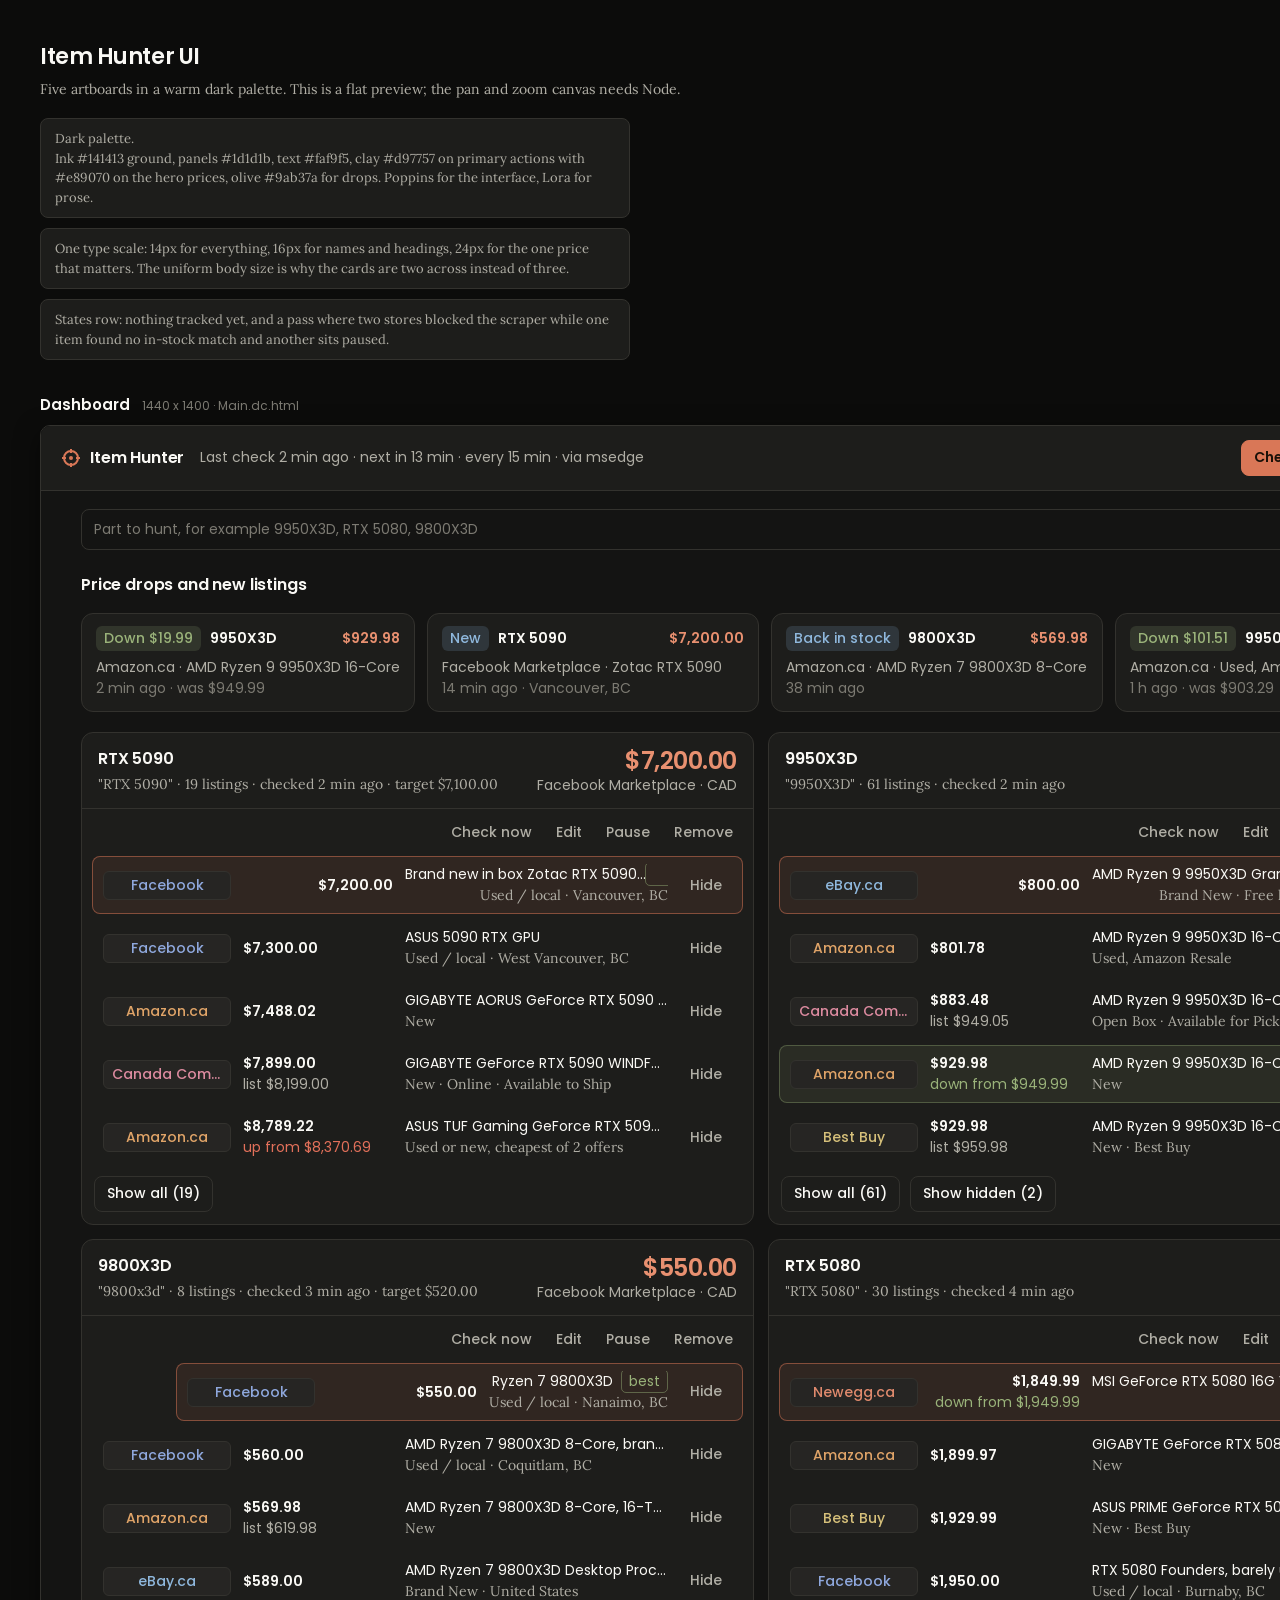
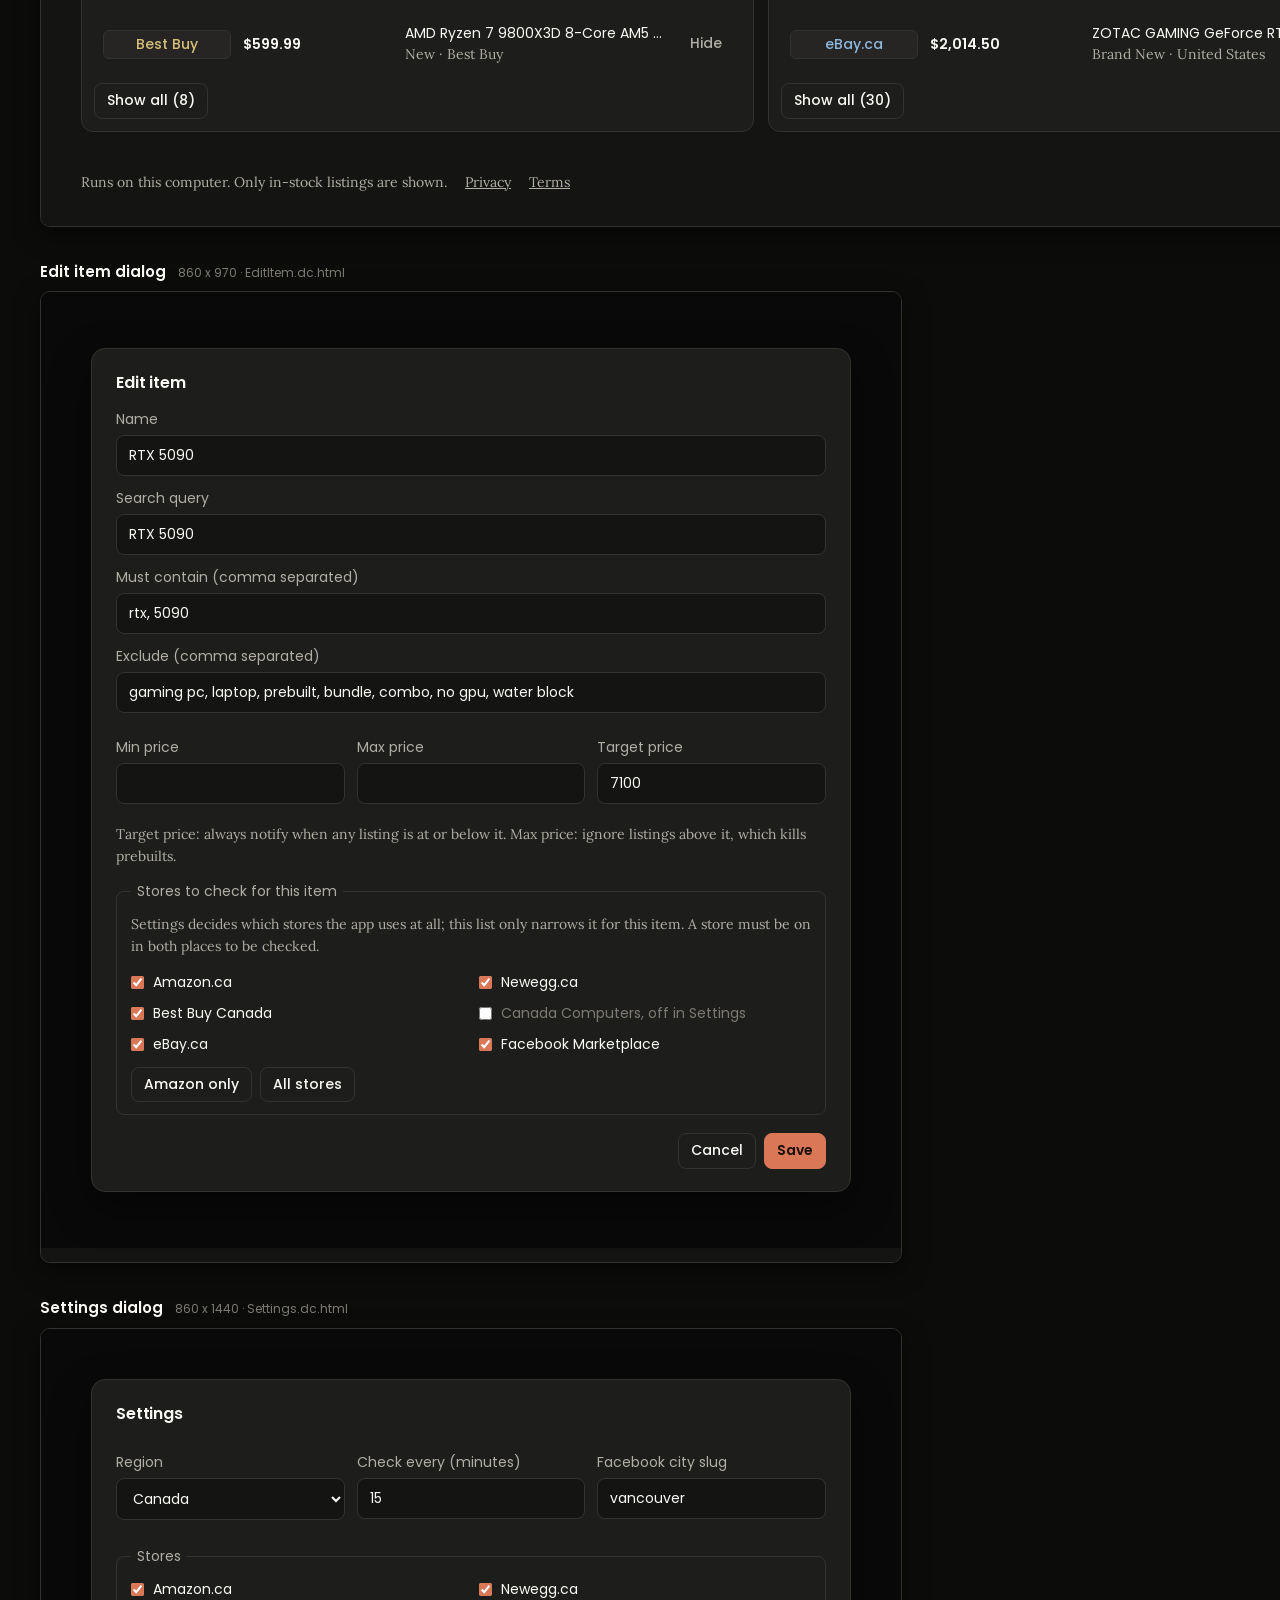
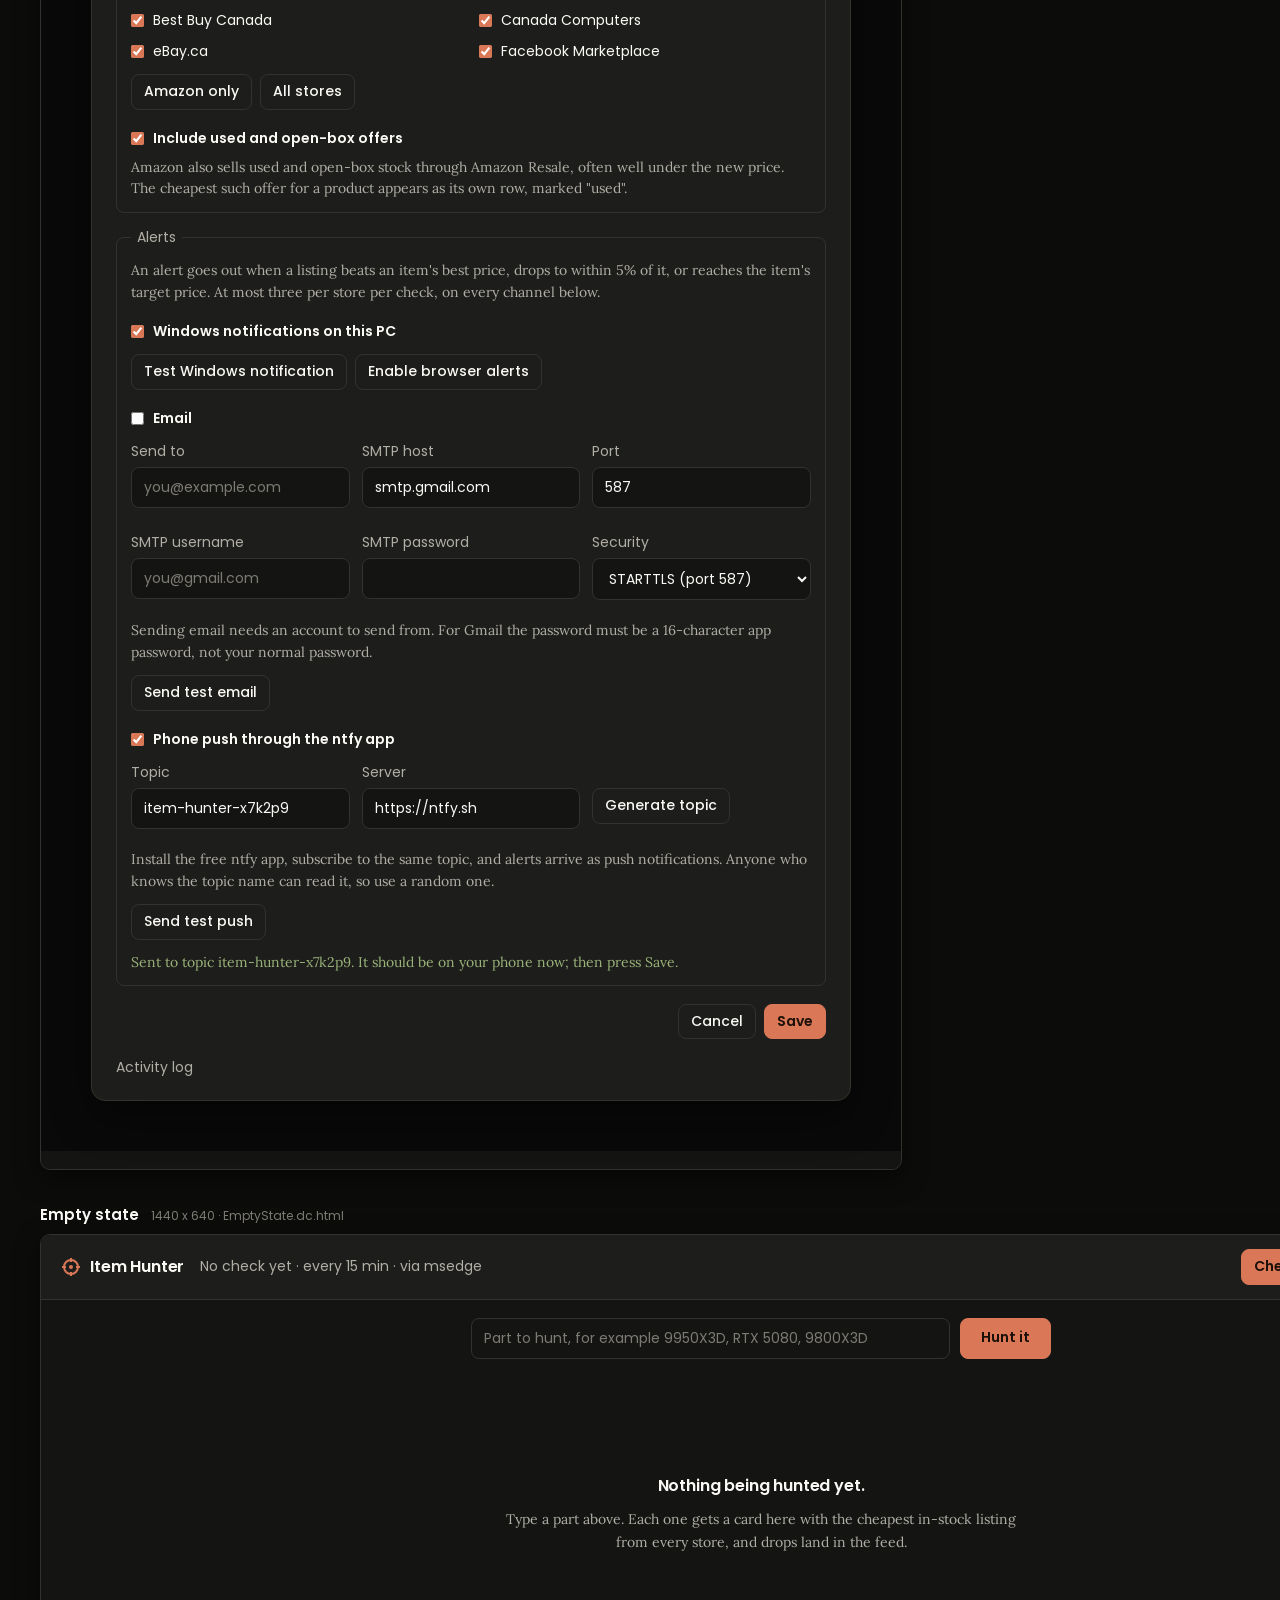
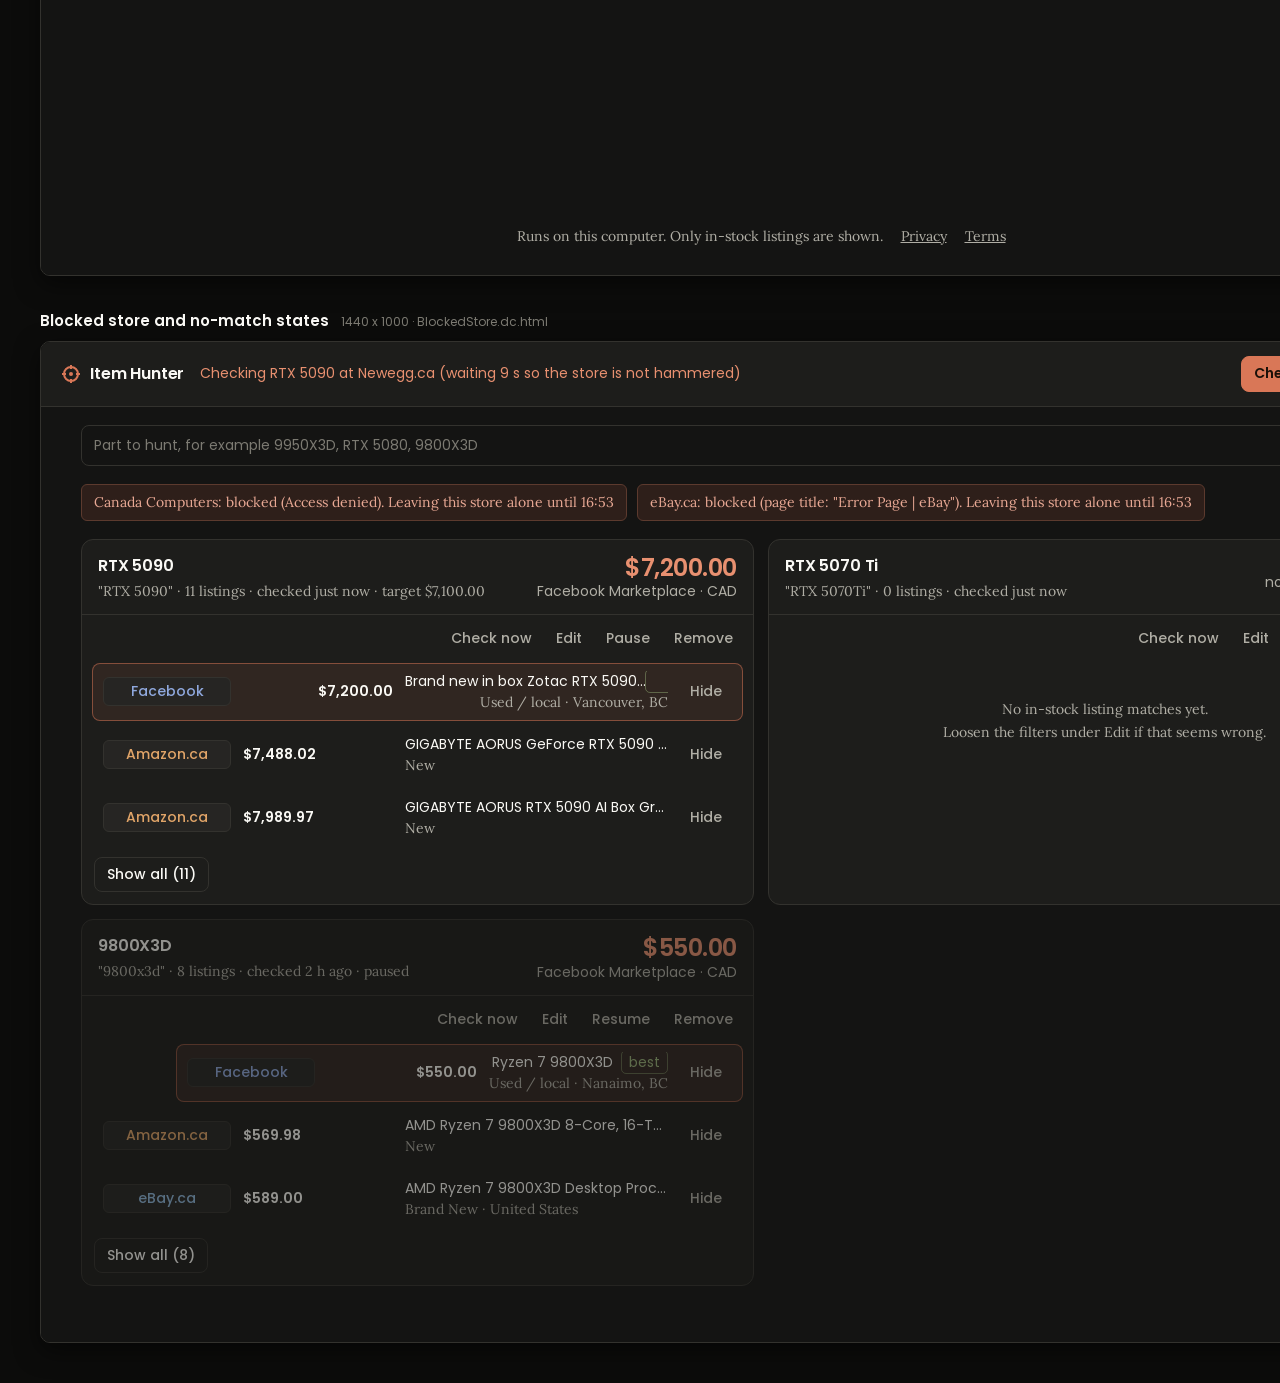
<file: design/preview.html>
<!doctype html>
<html lang="en"><head><meta charset="utf-8"><title>Item Hunter UI preview</title>
<link rel="stylesheet" href="https://fonts.googleapis.com/css2?family=Poppins:wght@400;500;600;700&amp;family=Lora:wght@400;500&amp;display=swap">
<style>
  body { margin: 0; background: #0c0c0b; color: #faf9f5;
         font: 400 14px/1.5 "Poppins", Arial, sans-serif; padding: 40px; }
  h1 { font-size: 22px; font-weight: 600; letter-spacing: -0.02em; margin: 0 0 6px; }
  .lede { font-family: "Lora", Georgia, serif; color: #b0aea5; max-width: 760px; margin: 0 0 18px; }
  .note { font-family: "Lora", Georgia, serif; color: #b0aea5; background: #1d1d1b;
           border: 1px solid #33322e; border-radius: 8px; padding: 10px 14px;
           max-width: 560px; margin: 0 0 10px; white-space: pre-line; font-size: 13px; }
  .board { margin: 34px 0 0; }
  .cap { display: flex; align-items: baseline; gap: 12px; margin-bottom: 8px; }
  .name { font-weight: 600; font-size: 15px; }
  .dim { color: #7c7a72; font-size: 12px; }
  iframe { border: 1px solid #33322e; border-radius: 10px; background: #141413;
            display: block; box-shadow: 0 8px 24px rgba(0,0,0,.5); }
</style></head>
<body>
<h1>Item Hunter UI</h1>
<p class="lede">Five artboards in a warm dark palette. This is a flat preview; the pan and zoom canvas needs Node.</p>
<p class="note">Dark palette.
Ink #141413 ground, panels #1d1d1b, text #faf9f5, clay #d97757 on primary actions with #e89070 on the hero prices, olive #9ab37a for drops. Poppins for the interface, Lora for prose.</p><p class="note">One type scale: 14px for everything, 16px for names and headings, 24px for the one price that matters. The uniform body size is why the cards are two across instead of three.</p><p class="note">States row: nothing tracked yet, and a pass where two stores blocked the scraper while one item found no in-stock match and another sits paused.</p>
<section class="board"><div class="cap"><span class="name">Dashboard</span><span class="dim">1440 x 1400  ·  Main.dc.html</span></div><iframe style="width:1440px;height:1400px" srcdoc="&lt;!doctype html&gt;
&lt;html&gt;
&lt;head&gt;
  &lt;meta charset=&quot;utf-8&quot;&gt;
  
&lt;/head&gt;
&lt;body&gt;


  &lt;link rel=&quot;stylesheet&quot; href=&quot;https://fonts.googleapis.com/css2?family=Poppins:wght@400;500;600;700&amp;family=Lora:wght@400;500&amp;display=swap&quot;&gt;
  &lt;style&gt;
    :root {
      /* Dark palette. Swap this block for the light one to flip the theme. */
      --bg: #141413; --panel: #1d1d1b; --panel2: #262523; --line: #33322e;
      --text: #faf9f5; --muted: #b0aea5; --faint: #7c7a72;
      --accent: #d97757; --accent-bright: #e89070;
      --green: #9ab37a; --blue: #8fb8dd; --red: #e2705a;
      --radius: 12px;
      /* One type scale: body, heading, and the single hero number. Nothing else. */
      --fs: 14px; --fs-head: 16px; --fs-price: 24px;
      --ui: &quot;Poppins&quot;, Arial, Helvetica, sans-serif;
      --prose: &quot;Lora&quot;, Georgia, &quot;Times New Roman&quot;, serif;
    }
    * { box-sizing: border-box; }
    body { margin: 0; background: var(--bg); color: var(--text); font: 400 var(--fs)/1.5 var(--ui); -webkit-font-smoothing: antialiased; }
    a { color: inherit; text-decoration: none; }
    a:hover { color: var(--accent-bright); }
    button { font: 500 var(--fs)/1.4 var(--ui); color: var(--text); background: var(--panel2); border: 1px solid var(--line); border-radius: 8px; padding: 7px 12px; cursor: pointer; }
    button.primary { background: var(--accent); border-color: var(--accent); color: #1a1008; font-weight: 600; }
    button.ghost { background: transparent; }
    button.quiet { background: transparent; border-color: transparent; color: var(--muted); padding: 5px 9px; }
    input { font: 400 var(--fs)/1.5 var(--ui); color: var(--text); background: var(--bg); border: 1px solid var(--line); border-radius: 8px; padding: 9px 12px; width: 100%; }
    input::placeholder { color: var(--faint); }
    h2 { font-size: var(--fs-head); margin: 0; font-weight: 600; letter-spacing: -0.01em; }

    .top { display: flex; align-items: center; gap: 16px; padding: 14px 20px; border-bottom: 1px solid var(--line); background: var(--panel); }
    .brand { font-weight: 600; font-size: var(--fs-head); display: flex; align-items: center; gap: 9px; white-space: nowrap; letter-spacing: -0.01em; }
    .brand .logo { flex: none; }
    .status { color: var(--muted); flex: 1; min-width: 0; white-space: nowrap; overflow: hidden; text-overflow: ellipsis; }
    .actions { display: flex; gap: 8px; }

    main { max-width: 1400px; margin: 0 auto; padding: 18px 20px 40px; }
    .addbar { display: flex; gap: 10px; margin-bottom: 18px; }
    .addbar button { white-space: nowrap; padding: 0 20px; }

    .sectionhead { display: flex; align-items: center; justify-content: space-between; margin: 0 0 10px; }
    .feedwrap { margin-bottom: 20px; }
    .feed { display: flex; gap: 12px; }
    .ev { flex: 0 0 332px; background: var(--panel); border: 1px solid var(--line); border-radius: var(--radius); padding: 12px 14px; display: block; }
    .ev .l1 { display: flex; align-items: center; gap: 9px; margin-bottom: 6px; }
    .badge { font-weight: 500; padding: 2px 8px; border-radius: 6px; white-space: nowrap; }
    .badge.drop { background: rgba(154,179,122,.16); color: var(--green); }
    .badge.new { background: rgba(143,184,221,.16); color: var(--blue); }
    .ev .price { font-weight: 600; margin-left: auto; white-space: nowrap; }
    .ev .t { color: var(--muted); white-space: nowrap; overflow: hidden; text-overflow: ellipsis; }
    .ev .item { font-weight: 600; white-space: nowrap; overflow: hidden; text-overflow: ellipsis; }
    .ev .when { color: var(--faint); }

    .grid { display: grid; grid-template-columns: repeat(2, minmax(0, 1fr)); gap: 14px; }
    .card { background: var(--panel); border: 1px solid var(--line); border-radius: var(--radius); display: flex; flex-direction: column; }
    .card .head { padding: 14px 16px 12px; border-bottom: 1px solid var(--line); display: flex; align-items: flex-start; gap: 12px; }
    .card .head .name { font-weight: 600; font-size: var(--fs-head); letter-spacing: -0.01em; }
    .card .head .sub { color: var(--muted); margin-top: 3px; font-family: var(--prose); }
    .card .best { margin-left: auto; text-align: right; white-space: nowrap; }
    .card .best .p { font-size: var(--fs-price); font-weight: 600; line-height: 1.15; letter-spacing: -0.02em; }
    .card .best .s { color: var(--muted); }
    .card .tools { display: flex; gap: 4px; padding: 8px 10px 0; justify-content: flex-end; }
    .rows { padding: 8px 10px 6px; display: flex; flex-direction: column; gap: 5px; }
    .lrow { display: grid; grid-template-columns: 128px 150px minmax(0, 1fr) auto; gap: 12px; align-items: center; padding: 7px 10px; border-radius: 8px; border: 1px solid transparent; }
    .lrow.best { border-color: rgba(217,119,87,.5); background: rgba(217,119,87,.10); }
    .lrow.dropped { background: rgba(154,179,122,.10); border-color: rgba(154,179,122,.35); }
    .src { font-weight: 500; padding: 3px 8px; border-radius: 6px; background: var(--panel2); border: 1px solid var(--line); white-space: nowrap; overflow: hidden; text-overflow: ellipsis; text-align: center; }
    .src.amazon { color: #e0a468; } .src.newegg { color: #e08a6d; } .src.ebay { color: #8fb8dd; }
    .src.bestbuy_ca { color: #d6c07a; } .src.canadacomputers { color: #dd8ba0; } .src.facebook { color: #8fa8dd; }
    .lrow .pr { font-weight: 600; white-space: nowrap; }
    .lrow .pr small { display: block; font-weight: 400; font-size: inherit; color: var(--muted); }
    .lrow .pr .down { color: var(--green); } .lrow .pr .up { color: var(--red); }
    .lrow .ttl { min-width: 0; white-space: nowrap; overflow: hidden; text-overflow: ellipsis; }
    .lrow .meta { color: var(--muted); display: block; white-space: nowrap; overflow: hidden; text-overflow: ellipsis; font-family: var(--prose); }
    .tag { border-radius: 5px; padding: 1px 7px; margin-left: 8px; border: 1px solid var(--line); color: var(--muted); }
    .tag.low { color: var(--green); border-color: rgba(154,179,122,.45); }
    .tag.used { color: var(--blue); border-color: rgba(143,184,221,.45); }
    .more { padding: 4px 12px 12px; display: flex; gap: 10px; }
    .foot { max-width: 1400px; margin: 0 auto; padding: 0 20px 28px; color: var(--muted); display: flex; gap: 18px; font-family: var(--prose); }
    .foot a { text-decoration: underline; }
  &lt;/style&gt;


&lt;div style=&quot;background: #141413; min-height: 1400px&quot;&gt;

  &lt;div class=&quot;top&quot;&gt;
    &lt;div class=&quot;brand&quot;&gt;
      &lt;svg class=&quot;logo&quot; width=&quot;20&quot; height=&quot;20&quot; viewBox=&quot;0 0 20 20&quot; aria-hidden=&quot;true&quot; style=&quot;color: #d97757&quot;&gt;&lt;circle cx=&quot;10&quot; cy=&quot;10&quot; r=&quot;7&quot; fill=&quot;none&quot; stroke=&quot;currentColor&quot; stroke-width=&quot;2&quot;&gt;&lt;/circle&gt;&lt;circle cx=&quot;10&quot; cy=&quot;10&quot; r=&quot;2&quot; fill=&quot;currentColor&quot;&gt;&lt;/circle&gt;&lt;path d=&quot;M10 1v4M10 15v4M1 10h4M15 10h4&quot; stroke=&quot;currentColor&quot; stroke-width=&quot;2&quot;&gt;&lt;/path&gt;&lt;/svg&gt;
      Item Hunter
    &lt;/div&gt;
    &lt;div class=&quot;status&quot;&gt;Last check 2 min ago · next in 13 min · every 15 min · via msedge&lt;/div&gt;
    &lt;div class=&quot;actions&quot;&gt;
      &lt;button class=&quot;primary&quot; style=&quot;background: #d97757; border-color: #d97757&quot;&gt;Check all now&lt;/button&gt;
      &lt;button class=&quot;ghost&quot;&gt;Settings&lt;/button&gt;
    &lt;/div&gt;
  &lt;/div&gt;

  &lt;main&gt;
    &lt;div class=&quot;addbar&quot;&gt;
      &lt;input value=&quot;&quot; placeholder=&quot;Part to hunt, for example 9950X3D, RTX 5080, 9800X3D&quot;&gt;
      &lt;button class=&quot;primary&quot; style=&quot;background: #d97757; border-color: #d97757&quot;&gt;Hunt it&lt;/button&gt;
    &lt;/div&gt;

    &lt;div class=&quot;feedwrap&quot;&gt;
      &lt;div class=&quot;sectionhead&quot;&gt;
        &lt;h2&gt;Price drops and new listings&lt;/h2&gt;
        &lt;button class=&quot;ghost&quot;&gt;Clear&lt;/button&gt;
      &lt;/div&gt;
      &lt;div class=&quot;feed&quot;&gt;
        &lt;a class=&quot;ev&quot;&gt;
          &lt;div class=&quot;l1&quot;&gt;&lt;span class=&quot;badge drop&quot;&gt;Down $19.99&lt;/span&gt;&lt;span class=&quot;item&quot;&gt;9950X3D&lt;/span&gt;&lt;span class=&quot;price&quot; style=&quot;color: #e89070&quot;&gt;$929.98&lt;/span&gt;&lt;/div&gt;
          &lt;div class=&quot;t&quot;&gt;Amazon.ca · AMD Ryzen 9 9950X3D 16-Core&lt;/div&gt;
          &lt;div class=&quot;when&quot;&gt;2 min ago · was $949.99&lt;/div&gt;
        &lt;/a&gt;
        &lt;a class=&quot;ev&quot;&gt;
          &lt;div class=&quot;l1&quot;&gt;&lt;span class=&quot;badge new&quot;&gt;New&lt;/span&gt;&lt;span class=&quot;item&quot;&gt;RTX 5090&lt;/span&gt;&lt;span class=&quot;price&quot; style=&quot;color: #e89070&quot;&gt;$7,200.00&lt;/span&gt;&lt;/div&gt;
          &lt;div class=&quot;t&quot;&gt;Facebook Marketplace · Zotac RTX 5090&lt;/div&gt;
          &lt;div class=&quot;when&quot;&gt;14 min ago · Vancouver, BC&lt;/div&gt;
        &lt;/a&gt;
        &lt;a class=&quot;ev&quot;&gt;
          &lt;div class=&quot;l1&quot;&gt;&lt;span class=&quot;badge new&quot;&gt;Back in stock&lt;/span&gt;&lt;span class=&quot;item&quot;&gt;9800X3D&lt;/span&gt;&lt;span class=&quot;price&quot; style=&quot;color: #e89070&quot;&gt;$569.98&lt;/span&gt;&lt;/div&gt;
          &lt;div class=&quot;t&quot;&gt;Amazon.ca · AMD Ryzen 7 9800X3D 8-Core&lt;/div&gt;
          &lt;div class=&quot;when&quot;&gt;38 min ago&lt;/div&gt;
        &lt;/a&gt;
        &lt;a class=&quot;ev&quot;&gt;
          &lt;div class=&quot;l1&quot;&gt;&lt;span class=&quot;badge drop&quot;&gt;Down $101.51&lt;/span&gt;&lt;span class=&quot;item&quot;&gt;9950X3D&lt;/span&gt;&lt;span class=&quot;price&quot; style=&quot;color: #e89070&quot;&gt;$801.78&lt;/span&gt;&lt;/div&gt;
          &lt;div class=&quot;t&quot;&gt;Amazon.ca · Used, Amazon Resale&lt;/div&gt;
          &lt;div class=&quot;when&quot;&gt;1 h ago · was $903.29&lt;/div&gt;
        &lt;/a&gt;
      &lt;/div&gt;
    &lt;/div&gt;

    &lt;div class=&quot;grid&quot;&gt;

      &lt;div class=&quot;card&quot;&gt;
        &lt;div class=&quot;head&quot;&gt;
          &lt;div&gt;
            &lt;div class=&quot;name&quot;&gt;RTX 5090&lt;/div&gt;
            &lt;div class=&quot;sub&quot;&gt;&quot;RTX 5090&quot; · 19 listings · checked 2 min ago · target $7,100.00&lt;/div&gt;
          &lt;/div&gt;
          &lt;div class=&quot;best&quot;&gt;
            &lt;div class=&quot;p&quot; style=&quot;color: #e89070&quot;&gt;$7,200.00&lt;/div&gt;
            &lt;div class=&quot;s&quot;&gt;Facebook Marketplace · CAD&lt;/div&gt;
          &lt;/div&gt;
        &lt;/div&gt;
        &lt;div class=&quot;tools&quot;&gt;
          &lt;button class=&quot;quiet&quot;&gt;Check now&lt;/button&gt;
          &lt;button class=&quot;quiet&quot;&gt;Edit&lt;/button&gt;
          &lt;button class=&quot;quiet&quot;&gt;Pause&lt;/button&gt;
          &lt;button class=&quot;quiet&quot;&gt;Remove&lt;/button&gt;
        &lt;/div&gt;
        &lt;div class=&quot;rows&quot;&gt;
          &lt;div class=&quot;lrow best&quot;&gt;
            &lt;span class=&quot;src facebook&quot;&gt;Facebook&lt;/span&gt;
            &lt;span class=&quot;pr&quot;&gt;$7,200.00&lt;/span&gt;
            &lt;span class=&quot;ttl&quot;&gt;Brand new in box Zotac RTX 5090&lt;span class=&quot;tag low&quot;&gt;best&lt;/span&gt;&lt;span class=&quot;meta&quot;&gt;Used / local · Vancouver, BC&lt;/span&gt;&lt;/span&gt;
            &lt;button class=&quot;quiet&quot;&gt;Hide&lt;/button&gt;
          &lt;/div&gt;
          &lt;div class=&quot;lrow&quot;&gt;
            &lt;span class=&quot;src facebook&quot;&gt;Facebook&lt;/span&gt;
            &lt;span class=&quot;pr&quot;&gt;$7,300.00&lt;/span&gt;
            &lt;span class=&quot;ttl&quot;&gt;ASUS 5090 RTX GPU&lt;span class=&quot;meta&quot;&gt;Used / local · West Vancouver, BC&lt;/span&gt;&lt;/span&gt;
            &lt;button class=&quot;quiet&quot;&gt;Hide&lt;/button&gt;
          &lt;/div&gt;
          &lt;div class=&quot;lrow&quot;&gt;
            &lt;span class=&quot;src amazon&quot;&gt;Amazon.ca&lt;/span&gt;
            &lt;span class=&quot;pr&quot;&gt;$7,488.02&lt;/span&gt;
            &lt;span class=&quot;ttl&quot;&gt;GIGABYTE AORUS GeForce RTX 5090 Master 32G&lt;span class=&quot;meta&quot;&gt;New&lt;/span&gt;&lt;/span&gt;
            &lt;button class=&quot;quiet&quot;&gt;Hide&lt;/button&gt;
          &lt;/div&gt;
          &lt;div class=&quot;lrow&quot;&gt;
            &lt;span class=&quot;src canadacomputers&quot;&gt;Canada Comp.&lt;/span&gt;
            &lt;span class=&quot;pr&quot;&gt;$7,899.00&lt;small&gt;list $8,199.00&lt;/small&gt;&lt;/span&gt;
            &lt;span class=&quot;ttl&quot;&gt;GIGABYTE GeForce RTX 5090 WINDFORCE OC&lt;span class=&quot;meta&quot;&gt;New · Online · Available to Ship&lt;/span&gt;&lt;/span&gt;
            &lt;button class=&quot;quiet&quot;&gt;Hide&lt;/button&gt;
          &lt;/div&gt;
          &lt;div class=&quot;lrow&quot;&gt;
            &lt;span class=&quot;src amazon&quot;&gt;Amazon.ca&lt;/span&gt;
            &lt;span class=&quot;pr&quot;&gt;$8,789.22&lt;small class=&quot;up&quot;&gt;up from $8,370.69&lt;/small&gt;&lt;/span&gt;
            &lt;span class=&quot;ttl&quot;&gt;ASUS TUF Gaming GeForce RTX 5090 32GB&lt;span class=&quot;tag used&quot;&gt;used&lt;/span&gt;&lt;span class=&quot;meta&quot;&gt;Used or new, cheapest of 2 offers&lt;/span&gt;&lt;/span&gt;
            &lt;button class=&quot;quiet&quot;&gt;Hide&lt;/button&gt;
          &lt;/div&gt;
        &lt;/div&gt;
        &lt;div class=&quot;more&quot;&gt;
          &lt;button class=&quot;ghost&quot;&gt;Show all (19)&lt;/button&gt;
        &lt;/div&gt;
      &lt;/div&gt;

      &lt;div class=&quot;card&quot;&gt;
        &lt;div class=&quot;head&quot;&gt;
          &lt;div&gt;
            &lt;div class=&quot;name&quot;&gt;9950X3D&lt;/div&gt;
            &lt;div class=&quot;sub&quot;&gt;&quot;9950X3D&quot; · 61 listings · checked 2 min ago&lt;/div&gt;
          &lt;/div&gt;
          &lt;div class=&quot;best&quot;&gt;
            &lt;div class=&quot;p&quot; style=&quot;color: #e89070&quot;&gt;$800.00&lt;/div&gt;
            &lt;div class=&quot;s&quot;&gt;eBay.ca · CAD&lt;/div&gt;
          &lt;/div&gt;
        &lt;/div&gt;
        &lt;div class=&quot;tools&quot;&gt;
          &lt;button class=&quot;quiet&quot;&gt;Check now&lt;/button&gt;
          &lt;button class=&quot;quiet&quot;&gt;Edit&lt;/button&gt;
          &lt;button class=&quot;quiet&quot;&gt;Pause&lt;/button&gt;
          &lt;button class=&quot;quiet&quot;&gt;Remove&lt;/button&gt;
        &lt;/div&gt;
        &lt;div class=&quot;rows&quot;&gt;
          &lt;div class=&quot;lrow best&quot;&gt;
            &lt;span class=&quot;src ebay&quot;&gt;eBay.ca&lt;/span&gt;
            &lt;span class=&quot;pr&quot;&gt;$800.00&lt;/span&gt;
            &lt;span class=&quot;ttl&quot;&gt;AMD Ryzen 9 9950X3D Granite Ridge&lt;span class=&quot;tag low&quot;&gt;best&lt;/span&gt;&lt;span class=&quot;meta&quot;&gt;Brand New · Free local pickup&lt;/span&gt;&lt;/span&gt;
            &lt;button class=&quot;quiet&quot;&gt;Hide&lt;/button&gt;
          &lt;/div&gt;
          &lt;div class=&quot;lrow&quot;&gt;
            &lt;span class=&quot;src amazon&quot;&gt;Amazon.ca&lt;/span&gt;
            &lt;span class=&quot;pr&quot;&gt;$801.78&lt;/span&gt;
            &lt;span class=&quot;ttl&quot;&gt;AMD Ryzen 9 9950X3D 16-Core Processor&lt;span class=&quot;tag used&quot;&gt;used&lt;/span&gt;&lt;span class=&quot;meta&quot;&gt;Used, Amazon Resale&lt;/span&gt;&lt;/span&gt;
            &lt;button class=&quot;quiet&quot;&gt;Hide&lt;/button&gt;
          &lt;/div&gt;
          &lt;div class=&quot;lrow&quot;&gt;
            &lt;span class=&quot;src canadacomputers&quot;&gt;Canada Comp.&lt;/span&gt;
            &lt;span class=&quot;pr&quot;&gt;$883.48&lt;small&gt;list $949.05&lt;/small&gt;&lt;/span&gt;
            &lt;span class=&quot;ttl&quot;&gt;AMD Ryzen 9 9950X3D 16-Core/32Thread CPU&lt;span class=&quot;meta&quot;&gt;Open Box · Available for Pickup&lt;/span&gt;&lt;/span&gt;
            &lt;button class=&quot;quiet&quot;&gt;Hide&lt;/button&gt;
          &lt;/div&gt;
          &lt;div class=&quot;lrow dropped&quot;&gt;
            &lt;span class=&quot;src amazon&quot;&gt;Amazon.ca&lt;/span&gt;
            &lt;span class=&quot;pr&quot;&gt;$929.98&lt;small class=&quot;down&quot;&gt;down from $949.99&lt;/small&gt;&lt;/span&gt;
            &lt;span class=&quot;ttl&quot;&gt;AMD Ryzen 9 9950X3D 16-Core Processor&lt;span class=&quot;meta&quot;&gt;New&lt;/span&gt;&lt;/span&gt;
            &lt;button class=&quot;quiet&quot;&gt;Hide&lt;/button&gt;
          &lt;/div&gt;
          &lt;div class=&quot;lrow&quot;&gt;
            &lt;span class=&quot;src bestbuy_ca&quot;&gt;Best Buy&lt;/span&gt;
            &lt;span class=&quot;pr&quot;&gt;$929.98&lt;small&gt;list $959.98&lt;/small&gt;&lt;/span&gt;
            &lt;span class=&quot;ttl&quot;&gt;AMD Ryzen 9 9950X3D 16-Core AM5 Processor&lt;span class=&quot;meta&quot;&gt;New · Best Buy&lt;/span&gt;&lt;/span&gt;
            &lt;button class=&quot;quiet&quot;&gt;Hide&lt;/button&gt;
          &lt;/div&gt;
        &lt;/div&gt;
        &lt;div class=&quot;more&quot;&gt;
          &lt;button class=&quot;ghost&quot;&gt;Show all (61)&lt;/button&gt;
          &lt;button class=&quot;ghost&quot;&gt;Show hidden (2)&lt;/button&gt;
        &lt;/div&gt;
      &lt;/div&gt;

      &lt;div class=&quot;card&quot;&gt;
        &lt;div class=&quot;head&quot;&gt;
          &lt;div&gt;
            &lt;div class=&quot;name&quot;&gt;9800X3D&lt;/div&gt;
            &lt;div class=&quot;sub&quot;&gt;&quot;9800x3d&quot; · 8 listings · checked 3 min ago · target $520.00&lt;/div&gt;
          &lt;/div&gt;
          &lt;div class=&quot;best&quot;&gt;
            &lt;div class=&quot;p&quot; style=&quot;color: #e89070&quot;&gt;$550.00&lt;/div&gt;
            &lt;div class=&quot;s&quot;&gt;Facebook Marketplace · CAD&lt;/div&gt;
          &lt;/div&gt;
        &lt;/div&gt;
        &lt;div class=&quot;tools&quot;&gt;
          &lt;button class=&quot;quiet&quot;&gt;Check now&lt;/button&gt;
          &lt;button class=&quot;quiet&quot;&gt;Edit&lt;/button&gt;
          &lt;button class=&quot;quiet&quot;&gt;Pause&lt;/button&gt;
          &lt;button class=&quot;quiet&quot;&gt;Remove&lt;/button&gt;
        &lt;/div&gt;
        &lt;div class=&quot;rows&quot;&gt;
          &lt;div class=&quot;lrow best&quot;&gt;
            &lt;span class=&quot;src facebook&quot;&gt;Facebook&lt;/span&gt;
            &lt;span class=&quot;pr&quot;&gt;$550.00&lt;/span&gt;
            &lt;span class=&quot;ttl&quot;&gt;Ryzen 7 9800X3D&lt;span class=&quot;tag low&quot;&gt;best&lt;/span&gt;&lt;span class=&quot;meta&quot;&gt;Used / local · Nanaimo, BC&lt;/span&gt;&lt;/span&gt;
            &lt;button class=&quot;quiet&quot;&gt;Hide&lt;/button&gt;
          &lt;/div&gt;
          &lt;div class=&quot;lrow&quot;&gt;
            &lt;span class=&quot;src facebook&quot;&gt;Facebook&lt;/span&gt;
            &lt;span class=&quot;pr&quot;&gt;$560.00&lt;/span&gt;
            &lt;span class=&quot;ttl&quot;&gt;AMD Ryzen 7 9800X3D 8-Core, brand new&lt;span class=&quot;meta&quot;&gt;Used / local · Coquitlam, BC&lt;/span&gt;&lt;/span&gt;
            &lt;button class=&quot;quiet&quot;&gt;Hide&lt;/button&gt;
          &lt;/div&gt;
          &lt;div class=&quot;lrow&quot;&gt;
            &lt;span class=&quot;src amazon&quot;&gt;Amazon.ca&lt;/span&gt;
            &lt;span class=&quot;pr&quot;&gt;$569.98&lt;small&gt;list $619.98&lt;/small&gt;&lt;/span&gt;
            &lt;span class=&quot;ttl&quot;&gt;AMD Ryzen 7 9800X3D 8-Core, 16-Thread&lt;span class=&quot;meta&quot;&gt;New&lt;/span&gt;&lt;/span&gt;
            &lt;button class=&quot;quiet&quot;&gt;Hide&lt;/button&gt;
          &lt;/div&gt;
          &lt;div class=&quot;lrow&quot;&gt;
            &lt;span class=&quot;src ebay&quot;&gt;eBay.ca&lt;/span&gt;
            &lt;span class=&quot;pr&quot;&gt;$589.00&lt;/span&gt;
            &lt;span class=&quot;ttl&quot;&gt;AMD Ryzen 7 9800X3D Desktop Processor&lt;span class=&quot;meta&quot;&gt;Brand New · United States&lt;/span&gt;&lt;/span&gt;
            &lt;button class=&quot;quiet&quot;&gt;Hide&lt;/button&gt;
          &lt;/div&gt;
          &lt;div class=&quot;lrow&quot;&gt;
            &lt;span class=&quot;src bestbuy_ca&quot;&gt;Best Buy&lt;/span&gt;
            &lt;span class=&quot;pr&quot;&gt;$599.99&lt;/span&gt;
            &lt;span class=&quot;ttl&quot;&gt;AMD Ryzen 7 9800X3D 8-Core AM5 Processor&lt;span class=&quot;meta&quot;&gt;New · Best Buy&lt;/span&gt;&lt;/span&gt;
            &lt;button class=&quot;quiet&quot;&gt;Hide&lt;/button&gt;
          &lt;/div&gt;
        &lt;/div&gt;
        &lt;div class=&quot;more&quot;&gt;
          &lt;button class=&quot;ghost&quot;&gt;Show all (8)&lt;/button&gt;
        &lt;/div&gt;
      &lt;/div&gt;

      &lt;div class=&quot;card&quot;&gt;
        &lt;div class=&quot;head&quot;&gt;
          &lt;div&gt;
            &lt;div class=&quot;name&quot;&gt;RTX 5080&lt;/div&gt;
            &lt;div class=&quot;sub&quot;&gt;&quot;RTX 5080&quot; · 30 listings · checked 4 min ago&lt;/div&gt;
          &lt;/div&gt;
          &lt;div class=&quot;best&quot;&gt;
            &lt;div class=&quot;p&quot; style=&quot;color: #e89070&quot;&gt;$1,849.99&lt;/div&gt;
            &lt;div class=&quot;s&quot;&gt;Newegg.ca · CAD&lt;/div&gt;
          &lt;/div&gt;
        &lt;/div&gt;
        &lt;div class=&quot;tools&quot;&gt;
          &lt;button class=&quot;quiet&quot;&gt;Check now&lt;/button&gt;
          &lt;button class=&quot;quiet&quot;&gt;Edit&lt;/button&gt;
          &lt;button class=&quot;quiet&quot;&gt;Pause&lt;/button&gt;
          &lt;button class=&quot;quiet&quot;&gt;Remove&lt;/button&gt;
        &lt;/div&gt;
        &lt;div class=&quot;rows&quot;&gt;
          &lt;div class=&quot;lrow best&quot;&gt;
            &lt;span class=&quot;src newegg&quot;&gt;Newegg.ca&lt;/span&gt;
            &lt;span class=&quot;pr&quot;&gt;$1,849.99&lt;small class=&quot;down&quot;&gt;down from $1,949.99&lt;/small&gt;&lt;/span&gt;
            &lt;span class=&quot;ttl&quot;&gt;MSI GeForce RTX 5080 16G Ventus 3X OC&lt;span class=&quot;tag low&quot;&gt;best&lt;/span&gt;&lt;span class=&quot;meta&quot;&gt;New&lt;/span&gt;&lt;/span&gt;
            &lt;button class=&quot;quiet&quot;&gt;Hide&lt;/button&gt;
          &lt;/div&gt;
          &lt;div class=&quot;lrow&quot;&gt;
            &lt;span class=&quot;src amazon&quot;&gt;Amazon.ca&lt;/span&gt;
            &lt;span class=&quot;pr&quot;&gt;$1,899.97&lt;/span&gt;
            &lt;span class=&quot;ttl&quot;&gt;GIGABYTE GeForce RTX 5080 Gaming OC 16G&lt;span class=&quot;meta&quot;&gt;New&lt;/span&gt;&lt;/span&gt;
            &lt;button class=&quot;quiet&quot;&gt;Hide&lt;/button&gt;
          &lt;/div&gt;
          &lt;div class=&quot;lrow&quot;&gt;
            &lt;span class=&quot;src bestbuy_ca&quot;&gt;Best Buy&lt;/span&gt;
            &lt;span class=&quot;pr&quot;&gt;$1,929.99&lt;/span&gt;
            &lt;span class=&quot;ttl&quot;&gt;ASUS PRIME GeForce RTX 5080 16GB&lt;span class=&quot;meta&quot;&gt;New · Best Buy&lt;/span&gt;&lt;/span&gt;
            &lt;button class=&quot;quiet&quot;&gt;Hide&lt;/button&gt;
          &lt;/div&gt;
          &lt;div class=&quot;lrow&quot;&gt;
            &lt;span class=&quot;src facebook&quot;&gt;Facebook&lt;/span&gt;
            &lt;span class=&quot;pr&quot;&gt;$1,950.00&lt;/span&gt;
            &lt;span class=&quot;ttl&quot;&gt;RTX 5080 Founders, barely used&lt;span class=&quot;meta&quot;&gt;Used / local · Burnaby, BC&lt;/span&gt;&lt;/span&gt;
            &lt;button class=&quot;quiet&quot;&gt;Hide&lt;/button&gt;
          &lt;/div&gt;
          &lt;div class=&quot;lrow&quot;&gt;
            &lt;span class=&quot;src ebay&quot;&gt;eBay.ca&lt;/span&gt;
            &lt;span class=&quot;pr&quot;&gt;$2,014.50&lt;/span&gt;
            &lt;span class=&quot;ttl&quot;&gt;ZOTAC GAMING GeForce RTX 5080 Solid OC&lt;span class=&quot;meta&quot;&gt;Brand New · United States&lt;/span&gt;&lt;/span&gt;
            &lt;button class=&quot;quiet&quot;&gt;Hide&lt;/button&gt;
          &lt;/div&gt;
        &lt;/div&gt;
        &lt;div class=&quot;more&quot;&gt;
          &lt;button class=&quot;ghost&quot;&gt;Show all (30)&lt;/button&gt;
        &lt;/div&gt;
      &lt;/div&gt;

    &lt;/div&gt;
  &lt;/main&gt;

  &lt;div class=&quot;foot&quot;&gt;
    &lt;span&gt;Runs on this computer. Only in-stock listings are shown.&lt;/span&gt;
    &lt;a&gt;Privacy&lt;/a&gt;
    &lt;a&gt;Terms&lt;/a&gt;
  &lt;/div&gt;

&lt;/div&gt;



&lt;/body&gt;
&lt;/html&gt;
"></iframe></section><section class="board"><div class="cap"><span class="name">Edit item dialog</span><span class="dim">860 x 970  ·  EditItem.dc.html</span></div><iframe style="width:860px;height:970px" srcdoc="&lt;!doctype html&gt;
&lt;html&gt;
&lt;head&gt;
  &lt;meta charset=&quot;utf-8&quot;&gt;
  
&lt;/head&gt;
&lt;body&gt;


  &lt;link rel=&quot;stylesheet&quot; href=&quot;https://fonts.googleapis.com/css2?family=Poppins:wght@400;500;600;700&amp;family=Lora:wght@400;500&amp;display=swap&quot;&gt;
  &lt;style&gt;
    :root {
      --bg: #141413; --panel: #1d1d1b; --panel2: #262523; --line: #33322e;
      --text: #faf9f5; --muted: #b0aea5; --faint: #7c7a72;
      --accent: #d97757; --accent-bright: #e89070; --green: #9ab37a;
      --fs: 14px; --fs-head: 16px;
      --ui: &quot;Poppins&quot;, Arial, Helvetica, sans-serif;
      --prose: &quot;Lora&quot;, Georgia, &quot;Times New Roman&quot;, serif;
    }
    * { box-sizing: border-box; }
    body { margin: 0; background: var(--bg); color: var(--text); font: 400 var(--fs)/1.5 var(--ui); -webkit-font-smoothing: antialiased; }
    a { color: inherit; text-decoration: none; }
    a:hover { color: var(--accent-bright); }
    button { font: 500 var(--fs)/1.4 var(--ui); color: var(--text); background: var(--panel2); border: 1px solid var(--line); border-radius: 8px; padding: 7px 12px; cursor: pointer; }
    button.primary { background: var(--accent); border-color: var(--accent); color: #1a1008; font-weight: 600; }
    button.ghost { background: transparent; }
    input { font: 400 var(--fs)/1.5 var(--ui); color: var(--text); background: var(--bg); border: 1px solid var(--line); border-radius: 8px; padding: 9px 12px; width: 100%; }
    input::placeholder { color: var(--faint); }
    label { display: block; color: var(--muted); margin: 12px 0; }
    label input { margin-top: 5px; }
    label.inline { display: flex; align-items: center; gap: 9px; color: var(--text); margin: 0; }
    label.inline input { width: auto; margin: 0; accent-color: #d97757; }
    label.inline.off { color: var(--faint); }
    h3 { margin: 0 0 14px; font-size: var(--fs-head); font-weight: 600; letter-spacing: -0.01em; }
    fieldset { border: 1px solid var(--line); border-radius: 8px; margin: 14px 0 0; padding: 12px 14px; }
    legend { color: var(--muted); padding: 0 6px; }
    .toggles { display: grid; grid-template-columns: repeat(2, minmax(0, 1fr)); gap: 10px 16px; }
    .row3 { display: grid; grid-template-columns: repeat(3, minmax(0, 1fr)); gap: 12px; }
    .hint { color: var(--muted); margin: 8px 0 0; font-family: var(--prose); line-height: 1.55; }
    .quick { display: flex; gap: 8px; margin: 12px 0 0; }
    .dlgactions { display: flex; gap: 8px; margin-top: 18px; align-items: center; }
    .dlgactions .spacer { flex: 1; }
    .dlg { background: var(--panel); border: 1px solid var(--line); border-radius: 14px; padding: 22px 24px; width: 760px; box-shadow: 0 16px 40px rgba(0,0,0,.45); }
    .backdrop { background: rgba(0,0,0,.55); padding: 56px 50px; display: flex; justify-content: center; }
  &lt;/style&gt;


&lt;div style=&quot;background: #141413&quot;&gt;
  &lt;div class=&quot;backdrop&quot;&gt;
    &lt;div class=&quot;dlg&quot;&gt;
      &lt;h3&gt;Edit item&lt;/h3&gt;

      &lt;label&gt;Name
        &lt;input value=&quot;RTX 5090&quot;&gt;
      &lt;/label&gt;
      &lt;label&gt;Search query
        &lt;input value=&quot;RTX 5090&quot;&gt;
      &lt;/label&gt;
      &lt;label&gt;Must contain (comma separated)
        &lt;input value=&quot;rtx, 5090&quot;&gt;
      &lt;/label&gt;
      &lt;label&gt;Exclude (comma separated)
        &lt;input value=&quot;gaming pc, laptop, prebuilt, bundle, combo, no gpu, water block&quot;&gt;
      &lt;/label&gt;

      &lt;div class=&quot;row3&quot;&gt;
        &lt;label&gt;Min price
          &lt;input value=&quot;&quot;&gt;
        &lt;/label&gt;
        &lt;label&gt;Max price
          &lt;input value=&quot;&quot;&gt;
        &lt;/label&gt;
        &lt;label&gt;Target price
          &lt;input value=&quot;7100&quot;&gt;
        &lt;/label&gt;
      &lt;/div&gt;
      &lt;p class=&quot;hint&quot;&gt;Target price: always notify when any listing is at or below it. Max price: ignore listings above it, which kills prebuilts.&lt;/p&gt;

      &lt;fieldset&gt;
        &lt;legend&gt;Stores to check for this item&lt;/legend&gt;
        &lt;p class=&quot;hint&quot; style=&quot;margin: 0 0 14px&quot;&gt;Settings decides which stores the app uses at all; this list only narrows it for this item. A store must be on in both places to be checked.&lt;/p&gt;
        &lt;div class=&quot;toggles&quot;&gt;
          &lt;label class=&quot;inline&quot;&gt;&lt;input type=&quot;checkbox&quot; checked&gt; Amazon.ca&lt;/label&gt;
          &lt;label class=&quot;inline&quot;&gt;&lt;input type=&quot;checkbox&quot; checked&gt; Newegg.ca&lt;/label&gt;
          &lt;label class=&quot;inline&quot;&gt;&lt;input type=&quot;checkbox&quot; checked&gt; Best Buy Canada&lt;/label&gt;
          &lt;label class=&quot;inline off&quot;&gt;&lt;input type=&quot;checkbox&quot;&gt; Canada Computers, off in Settings&lt;/label&gt;
          &lt;label class=&quot;inline&quot;&gt;&lt;input type=&quot;checkbox&quot; checked&gt; eBay.ca&lt;/label&gt;
          &lt;label class=&quot;inline&quot;&gt;&lt;input type=&quot;checkbox&quot; checked&gt; Facebook Marketplace&lt;/label&gt;
        &lt;/div&gt;
        &lt;div class=&quot;quick&quot;&gt;
          &lt;button class=&quot;ghost&quot;&gt;Amazon only&lt;/button&gt;
          &lt;button class=&quot;ghost&quot;&gt;All stores&lt;/button&gt;
        &lt;/div&gt;
      &lt;/fieldset&gt;

      &lt;div class=&quot;dlgactions&quot;&gt;
        &lt;span class=&quot;spacer&quot;&gt;&lt;/span&gt;
        &lt;button class=&quot;ghost&quot;&gt;Cancel&lt;/button&gt;
        &lt;button class=&quot;primary&quot;&gt;Save&lt;/button&gt;
      &lt;/div&gt;
    &lt;/div&gt;
  &lt;/div&gt;
&lt;/div&gt;



&lt;/body&gt;
&lt;/html&gt;
"></iframe></section><section class="board"><div class="cap"><span class="name">Settings dialog</span><span class="dim">860 x 1440  ·  Settings.dc.html</span></div><iframe style="width:860px;height:1440px" srcdoc="&lt;!doctype html&gt;
&lt;html&gt;
&lt;head&gt;
  &lt;meta charset=&quot;utf-8&quot;&gt;
  
&lt;/head&gt;
&lt;body&gt;


  &lt;link rel=&quot;stylesheet&quot; href=&quot;https://fonts.googleapis.com/css2?family=Poppins:wght@400;500;600;700&amp;family=Lora:wght@400;500&amp;display=swap&quot;&gt;
  &lt;style&gt;
    :root {
      --bg: #141413; --panel: #1d1d1b; --panel2: #262523; --line: #33322e;
      --text: #faf9f5; --muted: #b0aea5; --faint: #7c7a72;
      --accent: #d97757; --accent-bright: #e89070; --green: #9ab37a;
      --fs: 14px; --fs-head: 16px;
      --ui: &quot;Poppins&quot;, Arial, Helvetica, sans-serif;
      --prose: &quot;Lora&quot;, Georgia, &quot;Times New Roman&quot;, serif;
    }
    * { box-sizing: border-box; }
    body { margin: 0; background: var(--bg); color: var(--text); font: 400 var(--fs)/1.5 var(--ui); -webkit-font-smoothing: antialiased; }
    a { color: inherit; text-decoration: none; }
    a:hover { color: var(--accent-bright); }
    button { font: 500 var(--fs)/1.4 var(--ui); color: var(--text); background: var(--panel2); border: 1px solid var(--line); border-radius: 8px; padding: 7px 12px; cursor: pointer; }
    button.primary { background: var(--accent); border-color: var(--accent); color: #1a1008; font-weight: 600; }
    button.ghost { background: transparent; }
    input, select { font: 400 var(--fs)/1.5 var(--ui); color: var(--text); background: var(--bg); border: 1px solid var(--line); border-radius: 8px; padding: 9px 12px; width: 100%; }
    input::placeholder { color: var(--faint); }
    label { display: block; color: var(--muted); margin: 12px 0; }
    label input, label select { margin-top: 5px; }
    label.inline { display: flex; align-items: center; gap: 9px; color: var(--text); margin: 0; }
    label.inline input { width: auto; margin: 0; accent-color: #d97757; }
    label.inline.channel { margin-top: 18px; font-weight: 600; }
    h3 { margin: 0 0 14px; font-size: var(--fs-head); font-weight: 600; letter-spacing: -0.01em; }
    fieldset { border: 1px solid var(--line); border-radius: 8px; margin: 14px 0 0; padding: 12px 14px; }
    legend { color: var(--muted); padding: 0 6px; }
    .toggles { display: grid; grid-template-columns: repeat(2, minmax(0, 1fr)); gap: 10px 16px; }
    .row3 { display: grid; grid-template-columns: repeat(3, minmax(0, 1fr)); gap: 12px; }
    .hint { color: var(--muted); margin: 8px 0 0; font-family: var(--prose); line-height: 1.55; }
    .quick { display: flex; gap: 8px; margin: 12px 0 0; }
    .teststatus { margin: 12px 0 0; font-family: var(--prose); }
    .teststatus.good { color: var(--green); }
    .dlgactions { display: flex; gap: 8px; margin-top: 18px; align-items: center; }
    .dlgactions .spacer { flex: 1; }
    .log { margin-top: 18px; color: var(--muted); }
    .dlg { background: var(--panel); border: 1px solid var(--line); border-radius: 14px; padding: 22px 24px; width: 760px; box-shadow: 0 16px 40px rgba(0,0,0,.45); }
    .backdrop { background: rgba(0,0,0,.55); padding: 50px; display: flex; justify-content: center; }
  &lt;/style&gt;


&lt;div style=&quot;background: #141413&quot;&gt;
  &lt;div class=&quot;backdrop&quot;&gt;
    &lt;div class=&quot;dlg&quot;&gt;
      &lt;h3&gt;Settings&lt;/h3&gt;

      &lt;div class=&quot;row3&quot;&gt;
        &lt;label&gt;Region
          &lt;select&gt;&lt;option&gt;Canada&lt;/option&gt;&lt;/select&gt;
        &lt;/label&gt;
        &lt;label&gt;Check every (minutes)
          &lt;input value=&quot;15&quot;&gt;
        &lt;/label&gt;
        &lt;label&gt;Facebook city slug
          &lt;input value=&quot;vancouver&quot;&gt;
        &lt;/label&gt;
      &lt;/div&gt;

      &lt;fieldset&gt;
        &lt;legend&gt;Stores&lt;/legend&gt;
        &lt;div class=&quot;toggles&quot;&gt;
          &lt;label class=&quot;inline&quot;&gt;&lt;input type=&quot;checkbox&quot; checked&gt; Amazon.ca&lt;/label&gt;
          &lt;label class=&quot;inline&quot;&gt;&lt;input type=&quot;checkbox&quot; checked&gt; Newegg.ca&lt;/label&gt;
          &lt;label class=&quot;inline&quot;&gt;&lt;input type=&quot;checkbox&quot; checked&gt; Best Buy Canada&lt;/label&gt;
          &lt;label class=&quot;inline&quot;&gt;&lt;input type=&quot;checkbox&quot; checked&gt; Canada Computers&lt;/label&gt;
          &lt;label class=&quot;inline&quot;&gt;&lt;input type=&quot;checkbox&quot; checked&gt; eBay.ca&lt;/label&gt;
          &lt;label class=&quot;inline&quot;&gt;&lt;input type=&quot;checkbox&quot; checked&gt; Facebook Marketplace&lt;/label&gt;
        &lt;/div&gt;
        &lt;div class=&quot;quick&quot;&gt;
          &lt;button class=&quot;ghost&quot;&gt;Amazon only&lt;/button&gt;
          &lt;button class=&quot;ghost&quot;&gt;All stores&lt;/button&gt;
        &lt;/div&gt;
        &lt;label class=&quot;inline channel&quot;&gt;&lt;input type=&quot;checkbox&quot; checked&gt; Include used and open-box offers&lt;/label&gt;
        &lt;p class=&quot;hint&quot;&gt;Amazon also sells used and open-box stock through Amazon Resale, often well under the new price. The cheapest such offer for a product appears as its own row, marked &quot;used&quot;.&lt;/p&gt;
      &lt;/fieldset&gt;

      &lt;fieldset&gt;
        &lt;legend&gt;Alerts&lt;/legend&gt;
        &lt;p class=&quot;hint&quot; style=&quot;margin: 0 0 6px&quot;&gt;An alert goes out when a listing beats an item&#x27;s best price, drops to within 5% of it, or reaches the item&#x27;s target price. At most three per store per check, on every channel below.&lt;/p&gt;

        &lt;label class=&quot;inline channel&quot;&gt;&lt;input type=&quot;checkbox&quot; checked&gt; Windows notifications on this PC&lt;/label&gt;
        &lt;div class=&quot;quick&quot;&gt;
          &lt;button class=&quot;ghost&quot;&gt;Test Windows notification&lt;/button&gt;
          &lt;button class=&quot;ghost&quot;&gt;Enable browser alerts&lt;/button&gt;
        &lt;/div&gt;

        &lt;label class=&quot;inline channel&quot;&gt;&lt;input type=&quot;checkbox&quot;&gt; Email&lt;/label&gt;
        &lt;div class=&quot;row3&quot;&gt;
          &lt;label&gt;Send to
            &lt;input value=&quot;&quot; placeholder=&quot;you@example.com&quot;&gt;
          &lt;/label&gt;
          &lt;label&gt;SMTP host
            &lt;input value=&quot;smtp.gmail.com&quot;&gt;
          &lt;/label&gt;
          &lt;label&gt;Port
            &lt;input value=&quot;587&quot;&gt;
          &lt;/label&gt;
        &lt;/div&gt;
        &lt;div class=&quot;row3&quot;&gt;
          &lt;label&gt;SMTP username
            &lt;input value=&quot;&quot; placeholder=&quot;you@gmail.com&quot;&gt;
          &lt;/label&gt;
          &lt;label&gt;SMTP password
            &lt;input value=&quot;&quot;&gt;
          &lt;/label&gt;
          &lt;label&gt;Security
            &lt;select&gt;&lt;option&gt;STARTTLS (port 587)&lt;/option&gt;&lt;/select&gt;
          &lt;/label&gt;
        &lt;/div&gt;
        &lt;p class=&quot;hint&quot;&gt;Sending email needs an account to send from. For Gmail the password must be a 16-character app password, not your normal password.&lt;/p&gt;
        &lt;div class=&quot;quick&quot;&gt;&lt;button class=&quot;ghost&quot;&gt;Send test email&lt;/button&gt;&lt;/div&gt;

        &lt;label class=&quot;inline channel&quot;&gt;&lt;input type=&quot;checkbox&quot; checked&gt; Phone push through the ntfy app&lt;/label&gt;
        &lt;div class=&quot;row3&quot;&gt;
          &lt;label&gt;Topic
            &lt;input value=&quot;item-hunter-x7k2p9&quot;&gt;
          &lt;/label&gt;
          &lt;label&gt;Server
            &lt;input value=&quot;https://ntfy.sh&quot;&gt;
          &lt;/label&gt;
          &lt;label&gt;&amp;nbsp;
            &lt;span class=&quot;quick&quot; style=&quot;margin-top: 5px&quot;&gt;&lt;button class=&quot;ghost&quot;&gt;Generate topic&lt;/button&gt;&lt;/span&gt;
          &lt;/label&gt;
        &lt;/div&gt;
        &lt;p class=&quot;hint&quot;&gt;Install the free ntfy app, subscribe to the same topic, and alerts arrive as push notifications. Anyone who knows the topic name can read it, so use a random one.&lt;/p&gt;
        &lt;div class=&quot;quick&quot;&gt;&lt;button class=&quot;ghost&quot;&gt;Send test push&lt;/button&gt;&lt;/div&gt;
        &lt;div class=&quot;teststatus good&quot;&gt;Sent to topic item-hunter-x7k2p9. It should be on your phone now; then press Save.&lt;/div&gt;
      &lt;/fieldset&gt;

      &lt;div class=&quot;dlgactions&quot;&gt;
        &lt;span class=&quot;spacer&quot;&gt;&lt;/span&gt;
        &lt;button class=&quot;ghost&quot;&gt;Cancel&lt;/button&gt;
        &lt;button class=&quot;primary&quot;&gt;Save&lt;/button&gt;
      &lt;/div&gt;

      &lt;div class=&quot;log&quot;&gt;Activity log&lt;/div&gt;
    &lt;/div&gt;
  &lt;/div&gt;
&lt;/div&gt;



&lt;/body&gt;
&lt;/html&gt;
"></iframe></section><section class="board"><div class="cap"><span class="name">Empty state</span><span class="dim">1440 x 640  ·  EmptyState.dc.html</span></div><iframe style="width:1440px;height:640px" srcdoc="&lt;!doctype html&gt;
&lt;html&gt;
&lt;head&gt;
  &lt;meta charset=&quot;utf-8&quot;&gt;
  
&lt;/head&gt;
&lt;body&gt;


  &lt;link rel=&quot;stylesheet&quot; href=&quot;https://fonts.googleapis.com/css2?family=Poppins:wght@400;500;600;700&amp;family=Lora:wght@400;500&amp;display=swap&quot;&gt;
  &lt;style&gt;
    :root {
      --bg: #141413; --panel: #1d1d1b; --panel2: #262523; --line: #33322e;
      --text: #faf9f5; --muted: #b0aea5; --faint: #7c7a72;
      --accent: #d97757; --accent-bright: #e89070;
      --fs: 14px; --fs-head: 16px;
      --ui: &quot;Poppins&quot;, Arial, Helvetica, sans-serif;
      --prose: &quot;Lora&quot;, Georgia, &quot;Times New Roman&quot;, serif;
    }
    * { box-sizing: border-box; }
    body { margin: 0; background: var(--bg); color: var(--text); font: 400 var(--fs)/1.5 var(--ui); -webkit-font-smoothing: antialiased; }
    a { color: inherit; text-decoration: none; }
    a:hover { color: var(--accent-bright); }
    button { font: 500 var(--fs)/1.4 var(--ui); color: var(--text); background: var(--panel2); border: 1px solid var(--line); border-radius: 8px; padding: 7px 12px; cursor: pointer; }
    button.primary { background: var(--accent); border-color: var(--accent); color: #1a1008; font-weight: 600; }
    button.ghost { background: transparent; }
    input { font: 400 var(--fs)/1.5 var(--ui); color: var(--text); background: var(--bg); border: 1px solid var(--line); border-radius: 8px; padding: 9px 12px; width: 100%; }
    input::placeholder { color: var(--faint); }

    .top { display: flex; align-items: center; gap: 16px; padding: 14px 20px; border-bottom: 1px solid var(--line); background: var(--panel); }
    .brand { font-weight: 600; font-size: var(--fs-head); display: flex; align-items: center; gap: 9px; white-space: nowrap; letter-spacing: -0.01em; }
    .brand .logo { flex: none; color: var(--accent); }
    .status { color: var(--muted); flex: 1; }
    .actions { display: flex; gap: 8px; }

    main { max-width: 1400px; margin: 0 auto; padding: 18px 20px 40px; }
    .addbar { display: flex; gap: 10px; margin-bottom: 18px; }
    .addbar button { white-space: nowrap; padding: 0 20px; }

    .empty { text-align: center; color: var(--muted); padding: 96px 20px; font-family: var(--prose); line-height: 1.6; }
    .empty .big { font-size: var(--fs-head); color: var(--text); margin-bottom: 10px; font-family: var(--ui); font-weight: 600; letter-spacing: -0.01em; }
    .empty .sub { max-width: 540px; margin: 0 auto; }
    .foot { max-width: 1400px; margin: 0 auto; padding: 0 20px 28px; color: var(--muted); display: flex; gap: 18px; font-family: var(--prose); }
    .foot a { text-decoration: underline; }
  &lt;/style&gt;


&lt;div style=&quot;background: #141413; min-height: 640px; display: flex; flex-direction: column&quot;&gt;

  &lt;div class=&quot;top&quot;&gt;
    &lt;div class=&quot;brand&quot;&gt;
      &lt;svg class=&quot;logo&quot; width=&quot;20&quot; height=&quot;20&quot; viewBox=&quot;0 0 20 20&quot; aria-hidden=&quot;true&quot;&gt;&lt;circle cx=&quot;10&quot; cy=&quot;10&quot; r=&quot;7&quot; fill=&quot;none&quot; stroke=&quot;currentColor&quot; stroke-width=&quot;2&quot;&gt;&lt;/circle&gt;&lt;circle cx=&quot;10&quot; cy=&quot;10&quot; r=&quot;2&quot; fill=&quot;currentColor&quot;&gt;&lt;/circle&gt;&lt;path d=&quot;M10 1v4M10 15v4M1 10h4M15 10h4&quot; stroke=&quot;currentColor&quot; stroke-width=&quot;2&quot;&gt;&lt;/path&gt;&lt;/svg&gt;
      Item Hunter
    &lt;/div&gt;
    &lt;div class=&quot;status&quot;&gt;No check yet · every 15 min · via msedge&lt;/div&gt;
    &lt;div class=&quot;actions&quot;&gt;
      &lt;button class=&quot;primary&quot;&gt;Check all now&lt;/button&gt;
      &lt;button class=&quot;ghost&quot;&gt;Settings&lt;/button&gt;
    &lt;/div&gt;
  &lt;/div&gt;

  &lt;main style=&quot;flex: 1&quot;&gt;
    &lt;div class=&quot;addbar&quot;&gt;
      &lt;input value=&quot;&quot; placeholder=&quot;Part to hunt, for example 9950X3D, RTX 5080, 9800X3D&quot;&gt;
      &lt;button class=&quot;primary&quot;&gt;Hunt it&lt;/button&gt;
    &lt;/div&gt;

    &lt;div class=&quot;empty&quot;&gt;
      &lt;div class=&quot;big&quot;&gt;Nothing being hunted yet.&lt;/div&gt;
      &lt;div class=&quot;sub&quot;&gt;Type a part above. Each one gets a card here with the cheapest in-stock listing from every store, and drops land in the feed.&lt;/div&gt;
    &lt;/div&gt;
  &lt;/main&gt;

  &lt;div class=&quot;foot&quot;&gt;
    &lt;span&gt;Runs on this computer. Only in-stock listings are shown.&lt;/span&gt;
    &lt;a&gt;Privacy&lt;/a&gt;
    &lt;a&gt;Terms&lt;/a&gt;
  &lt;/div&gt;

&lt;/div&gt;



&lt;/body&gt;
&lt;/html&gt;
"></iframe></section><section class="board"><div class="cap"><span class="name">Blocked store and no-match states</span><span class="dim">1440 x 1000  ·  BlockedStore.dc.html</span></div><iframe style="width:1440px;height:1000px" srcdoc="&lt;!doctype html&gt;
&lt;html&gt;
&lt;head&gt;
  &lt;meta charset=&quot;utf-8&quot;&gt;
  
&lt;/head&gt;
&lt;body&gt;


  &lt;link rel=&quot;stylesheet&quot; href=&quot;https://fonts.googleapis.com/css2?family=Poppins:wght@400;500;600;700&amp;family=Lora:wght@400;500&amp;display=swap&quot;&gt;
  &lt;style&gt;
    :root {
      --bg: #141413; --panel: #1d1d1b; --panel2: #262523; --line: #33322e;
      --text: #faf9f5; --muted: #b0aea5; --faint: #7c7a72;
      --accent: #d97757; --accent-bright: #e89070;
      --green: #9ab37a; --blue: #8fb8dd; --red: #e2705a;
      --radius: 12px;
      --fs: 14px; --fs-head: 16px; --fs-price: 24px;
      --ui: &quot;Poppins&quot;, Arial, Helvetica, sans-serif;
      --prose: &quot;Lora&quot;, Georgia, &quot;Times New Roman&quot;, serif;
    }
    * { box-sizing: border-box; }
    body { margin: 0; background: var(--bg); color: var(--text); font: 400 var(--fs)/1.5 var(--ui); -webkit-font-smoothing: antialiased; }
    a { color: inherit; text-decoration: none; }
    a:hover { color: var(--accent-bright); }
    button { font: 500 var(--fs)/1.4 var(--ui); color: var(--text); background: var(--panel2); border: 1px solid var(--line); border-radius: 8px; padding: 7px 12px; cursor: pointer; }
    button.primary { background: var(--accent); border-color: var(--accent); color: #1a1008; font-weight: 600; }
    button.ghost { background: transparent; }
    button.quiet { background: transparent; border-color: transparent; color: var(--muted); padding: 5px 9px; }
    input { font: 400 var(--fs)/1.5 var(--ui); color: var(--text); background: var(--bg); border: 1px solid var(--line); border-radius: 8px; padding: 9px 12px; width: 100%; }
    input::placeholder { color: var(--faint); }

    .top { display: flex; align-items: center; gap: 16px; padding: 14px 20px; border-bottom: 1px solid var(--line); background: var(--panel); }
    .brand { font-weight: 600; font-size: var(--fs-head); display: flex; align-items: center; gap: 9px; white-space: nowrap; letter-spacing: -0.01em; }
    .brand .logo { flex: none; color: var(--accent); }
    .status { color: var(--accent-bright); flex: 1; }
    .actions { display: flex; gap: 8px; }

    main { max-width: 1400px; margin: 0 auto; padding: 18px 20px 40px; }
    .addbar { display: flex; gap: 10px; margin-bottom: 18px; }
    .addbar button { white-space: nowrap; padding: 0 20px; }

    .errors { display: flex; flex-wrap: wrap; gap: 10px; margin-bottom: 18px; }
    .errors .chip { background: #2e1f1a; border: 1px solid #5c3a2e; color: #e8a894; border-radius: 6px; padding: 7px 12px; font-family: var(--prose); }

    .grid { display: grid; grid-template-columns: repeat(2, minmax(0, 1fr)); gap: 14px; }
    .card { background: var(--panel); border: 1px solid var(--line); border-radius: var(--radius); display: flex; flex-direction: column; }
    .card.paused { opacity: .55; }
    .card .head { padding: 14px 16px 12px; border-bottom: 1px solid var(--line); display: flex; align-items: flex-start; gap: 12px; }
    .card .head .name { font-weight: 600; font-size: var(--fs-head); letter-spacing: -0.01em; }
    .card .head .sub { color: var(--muted); margin-top: 3px; font-family: var(--prose); }
    .card .best { margin-left: auto; text-align: right; white-space: nowrap; }
    .card .best .p { font-size: var(--fs-price); font-weight: 600; line-height: 1.15; letter-spacing: -0.02em; color: #e89070; }
    .card .best .p.none { color: var(--faint); font-size: var(--fs-head); }
    .card .best .s { color: var(--muted); }
    .card .tools { display: flex; gap: 4px; padding: 8px 10px 0; justify-content: flex-end; }
    .rows { padding: 8px 10px 6px; display: flex; flex-direction: column; gap: 5px; }
    .lrow { display: grid; grid-template-columns: 128px 150px minmax(0, 1fr) auto; gap: 12px; align-items: center; padding: 7px 10px; border-radius: 8px; border: 1px solid transparent; }
    .lrow.best { border-color: rgba(217,119,87,.5); background: rgba(217,119,87,.10); }
    .src { font-weight: 500; padding: 3px 8px; border-radius: 6px; background: var(--panel2); border: 1px solid var(--line); white-space: nowrap; overflow: hidden; text-overflow: ellipsis; text-align: center; }
    .src.amazon { color: #e0a468; } .src.ebay { color: #8fb8dd; } .src.facebook { color: #8fa8dd; }
    .lrow .pr { font-weight: 600; white-space: nowrap; }
    .lrow .ttl { min-width: 0; white-space: nowrap; overflow: hidden; text-overflow: ellipsis; }
    .lrow .meta { color: var(--muted); display: block; white-space: nowrap; overflow: hidden; text-overflow: ellipsis; font-family: var(--prose); }
    .tag { border-radius: 5px; padding: 1px 7px; margin-left: 8px; border: 1px solid var(--line); color: var(--muted); }
    .tag.low { color: var(--green); border-color: rgba(154,179,122,.45); }
    .nothing { padding: 44px 20px; color: var(--muted); text-align: center; font-family: var(--prose); line-height: 1.6; }
    .more { padding: 4px 12px 12px; display: flex; gap: 10px; }
  &lt;/style&gt;


&lt;div style=&quot;background: #141413; min-height: 1000px&quot;&gt;

  &lt;div class=&quot;top&quot;&gt;
    &lt;div class=&quot;brand&quot;&gt;
      &lt;svg class=&quot;logo&quot; width=&quot;20&quot; height=&quot;20&quot; viewBox=&quot;0 0 20 20&quot; aria-hidden=&quot;true&quot;&gt;&lt;circle cx=&quot;10&quot; cy=&quot;10&quot; r=&quot;7&quot; fill=&quot;none&quot; stroke=&quot;currentColor&quot; stroke-width=&quot;2&quot;&gt;&lt;/circle&gt;&lt;circle cx=&quot;10&quot; cy=&quot;10&quot; r=&quot;2&quot; fill=&quot;currentColor&quot;&gt;&lt;/circle&gt;&lt;path d=&quot;M10 1v4M10 15v4M1 10h4M15 10h4&quot; stroke=&quot;currentColor&quot; stroke-width=&quot;2&quot;&gt;&lt;/path&gt;&lt;/svg&gt;
      Item Hunter
    &lt;/div&gt;
    &lt;div class=&quot;status&quot;&gt;Checking RTX 5090 at Newegg.ca (waiting 9 s so the store is not hammered)&lt;/div&gt;
    &lt;div class=&quot;actions&quot;&gt;
      &lt;button class=&quot;primary&quot;&gt;Check all now&lt;/button&gt;
      &lt;button class=&quot;ghost&quot;&gt;Settings&lt;/button&gt;
    &lt;/div&gt;
  &lt;/div&gt;

  &lt;main&gt;
    &lt;div class=&quot;addbar&quot;&gt;
      &lt;input value=&quot;&quot; placeholder=&quot;Part to hunt, for example 9950X3D, RTX 5080, 9800X3D&quot;&gt;
      &lt;button class=&quot;primary&quot;&gt;Hunt it&lt;/button&gt;
    &lt;/div&gt;

    &lt;div class=&quot;errors&quot;&gt;
      &lt;span class=&quot;chip&quot;&gt;Canada Computers: blocked (Access denied). Leaving this store alone until 16:53&lt;/span&gt;
      &lt;span class=&quot;chip&quot;&gt;eBay.ca: blocked (page title: &quot;Error Page | eBay&quot;). Leaving this store alone until 16:53&lt;/span&gt;
    &lt;/div&gt;

    &lt;div class=&quot;grid&quot;&gt;

      &lt;div class=&quot;card&quot;&gt;
        &lt;div class=&quot;head&quot;&gt;
          &lt;div&gt;
            &lt;div class=&quot;name&quot;&gt;RTX 5090&lt;/div&gt;
            &lt;div class=&quot;sub&quot;&gt;&quot;RTX 5090&quot; · 11 listings · checked just now · target $7,100.00&lt;/div&gt;
          &lt;/div&gt;
          &lt;div class=&quot;best&quot;&gt;
            &lt;div class=&quot;p&quot;&gt;$7,200.00&lt;/div&gt;
            &lt;div class=&quot;s&quot;&gt;Facebook Marketplace · CAD&lt;/div&gt;
          &lt;/div&gt;
        &lt;/div&gt;
        &lt;div class=&quot;tools&quot;&gt;
          &lt;button class=&quot;quiet&quot;&gt;Check now&lt;/button&gt;
          &lt;button class=&quot;quiet&quot;&gt;Edit&lt;/button&gt;
          &lt;button class=&quot;quiet&quot;&gt;Pause&lt;/button&gt;
          &lt;button class=&quot;quiet&quot;&gt;Remove&lt;/button&gt;
        &lt;/div&gt;
        &lt;div class=&quot;rows&quot;&gt;
          &lt;div class=&quot;lrow best&quot;&gt;
            &lt;span class=&quot;src facebook&quot;&gt;Facebook&lt;/span&gt;
            &lt;span class=&quot;pr&quot;&gt;$7,200.00&lt;/span&gt;
            &lt;span class=&quot;ttl&quot;&gt;Brand new in box Zotac RTX 5090&lt;span class=&quot;tag low&quot;&gt;best&lt;/span&gt;&lt;span class=&quot;meta&quot;&gt;Used / local · Vancouver, BC&lt;/span&gt;&lt;/span&gt;
            &lt;button class=&quot;quiet&quot;&gt;Hide&lt;/button&gt;
          &lt;/div&gt;
          &lt;div class=&quot;lrow&quot;&gt;
            &lt;span class=&quot;src amazon&quot;&gt;Amazon.ca&lt;/span&gt;
            &lt;span class=&quot;pr&quot;&gt;$7,488.02&lt;/span&gt;
            &lt;span class=&quot;ttl&quot;&gt;GIGABYTE AORUS GeForce RTX 5090 Master 32G&lt;span class=&quot;meta&quot;&gt;New&lt;/span&gt;&lt;/span&gt;
            &lt;button class=&quot;quiet&quot;&gt;Hide&lt;/button&gt;
          &lt;/div&gt;
          &lt;div class=&quot;lrow&quot;&gt;
            &lt;span class=&quot;src amazon&quot;&gt;Amazon.ca&lt;/span&gt;
            &lt;span class=&quot;pr&quot;&gt;$7,989.97&lt;/span&gt;
            &lt;span class=&quot;ttl&quot;&gt;GIGABYTE AORUS RTX 5090 AI Box Graphics Card&lt;span class=&quot;meta&quot;&gt;New&lt;/span&gt;&lt;/span&gt;
            &lt;button class=&quot;quiet&quot;&gt;Hide&lt;/button&gt;
          &lt;/div&gt;
        &lt;/div&gt;
        &lt;div class=&quot;more&quot;&gt;
          &lt;button class=&quot;ghost&quot;&gt;Show all (11)&lt;/button&gt;
        &lt;/div&gt;
      &lt;/div&gt;

      &lt;div class=&quot;card&quot;&gt;
        &lt;div class=&quot;head&quot;&gt;
          &lt;div&gt;
            &lt;div class=&quot;name&quot;&gt;RTX 5070 Ti&lt;/div&gt;
            &lt;div class=&quot;sub&quot;&gt;&quot;RTX 5070Ti&quot; · 0 listings · checked just now&lt;/div&gt;
          &lt;/div&gt;
          &lt;div class=&quot;best&quot;&gt;
            &lt;div class=&quot;p none&quot;&gt;No price&lt;/div&gt;
            &lt;div class=&quot;s&quot;&gt;no in-stock match yet&lt;/div&gt;
          &lt;/div&gt;
        &lt;/div&gt;
        &lt;div class=&quot;tools&quot;&gt;
          &lt;button class=&quot;quiet&quot;&gt;Check now&lt;/button&gt;
          &lt;button class=&quot;quiet&quot;&gt;Edit&lt;/button&gt;
          &lt;button class=&quot;quiet&quot;&gt;Pause&lt;/button&gt;
          &lt;button class=&quot;quiet&quot;&gt;Remove&lt;/button&gt;
        &lt;/div&gt;
        &lt;div class=&quot;nothing&quot;&gt;No in-stock listing matches yet.&lt;br&gt;Loosen the filters under Edit if that seems wrong.&lt;/div&gt;
      &lt;/div&gt;

      &lt;div class=&quot;card paused&quot;&gt;
        &lt;div class=&quot;head&quot;&gt;
          &lt;div&gt;
            &lt;div class=&quot;name&quot;&gt;9800X3D&lt;/div&gt;
            &lt;div class=&quot;sub&quot;&gt;&quot;9800x3d&quot; · 8 listings · checked 2 h ago · paused&lt;/div&gt;
          &lt;/div&gt;
          &lt;div class=&quot;best&quot;&gt;
            &lt;div class=&quot;p&quot;&gt;$550.00&lt;/div&gt;
            &lt;div class=&quot;s&quot;&gt;Facebook Marketplace · CAD&lt;/div&gt;
          &lt;/div&gt;
        &lt;/div&gt;
        &lt;div class=&quot;tools&quot;&gt;
          &lt;button class=&quot;quiet&quot;&gt;Check now&lt;/button&gt;
          &lt;button class=&quot;quiet&quot;&gt;Edit&lt;/button&gt;
          &lt;button class=&quot;quiet&quot;&gt;Resume&lt;/button&gt;
          &lt;button class=&quot;quiet&quot;&gt;Remove&lt;/button&gt;
        &lt;/div&gt;
        &lt;div class=&quot;rows&quot;&gt;
          &lt;div class=&quot;lrow best&quot;&gt;
            &lt;span class=&quot;src facebook&quot;&gt;Facebook&lt;/span&gt;
            &lt;span class=&quot;pr&quot;&gt;$550.00&lt;/span&gt;
            &lt;span class=&quot;ttl&quot;&gt;Ryzen 7 9800X3D&lt;span class=&quot;tag low&quot;&gt;best&lt;/span&gt;&lt;span class=&quot;meta&quot;&gt;Used / local · Nanaimo, BC&lt;/span&gt;&lt;/span&gt;
            &lt;button class=&quot;quiet&quot;&gt;Hide&lt;/button&gt;
          &lt;/div&gt;
          &lt;div class=&quot;lrow&quot;&gt;
            &lt;span class=&quot;src amazon&quot;&gt;Amazon.ca&lt;/span&gt;
            &lt;span class=&quot;pr&quot;&gt;$569.98&lt;/span&gt;
            &lt;span class=&quot;ttl&quot;&gt;AMD Ryzen 7 9800X3D 8-Core, 16-Thread&lt;span class=&quot;meta&quot;&gt;New&lt;/span&gt;&lt;/span&gt;
            &lt;button class=&quot;quiet&quot;&gt;Hide&lt;/button&gt;
          &lt;/div&gt;
          &lt;div class=&quot;lrow&quot;&gt;
            &lt;span class=&quot;src ebay&quot;&gt;eBay.ca&lt;/span&gt;
            &lt;span class=&quot;pr&quot;&gt;$589.00&lt;/span&gt;
            &lt;span class=&quot;ttl&quot;&gt;AMD Ryzen 7 9800X3D Desktop Processor&lt;span class=&quot;meta&quot;&gt;Brand New · United States&lt;/span&gt;&lt;/span&gt;
            &lt;button class=&quot;quiet&quot;&gt;Hide&lt;/button&gt;
          &lt;/div&gt;
        &lt;/div&gt;
        &lt;div class=&quot;more&quot;&gt;
          &lt;button class=&quot;ghost&quot;&gt;Show all (8)&lt;/button&gt;
        &lt;/div&gt;
      &lt;/div&gt;

    &lt;/div&gt;
  &lt;/main&gt;

&lt;/div&gt;



&lt;/body&gt;
&lt;/html&gt;
"></iframe></section>
</body></html>
</file>
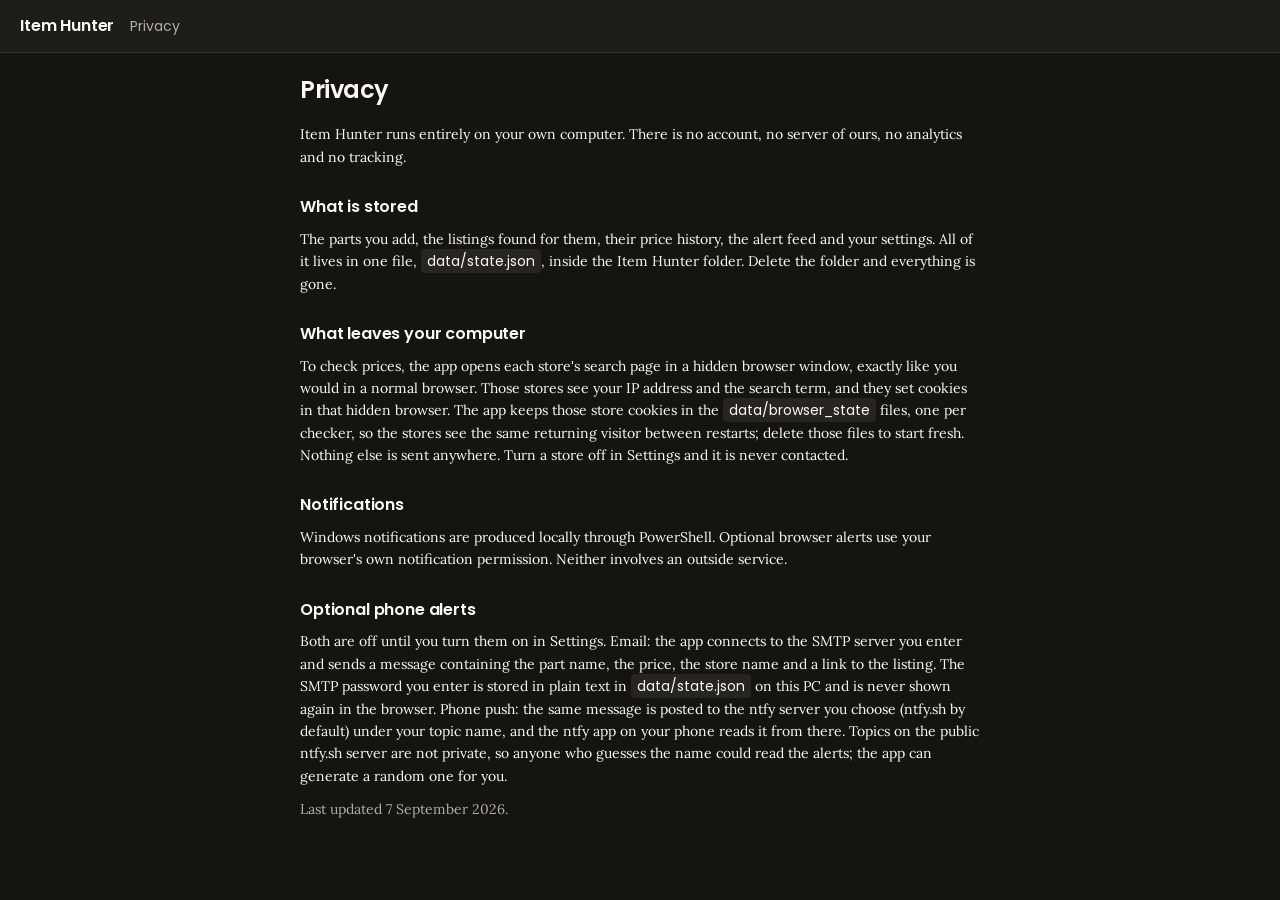
<file: static/privacy.html>
<!doctype html>
<html lang="en">
<head>
<meta charset="utf-8">
<meta name="viewport" content="width=device-width,initial-scale=1">
<title>Privacy</title>
<link rel="icon" href="/static/favicon.svg" type="image/svg+xml">
<link rel="stylesheet" href="/static/style.css">
</head>
<body>
<header class="top">
  <div class="brand"><a href="/">Item Hunter</a></div>
  <div class="status">Privacy</div>
</header>
<main class="page">
  <h1>Privacy</h1>
  <p>Item Hunter runs entirely on your own computer. There is no account, no server of ours, no analytics and no tracking.</p>
  <h2>What is stored</h2>
  <p>The parts you add, the listings found for them, their price history, the alert feed and your settings. All of it lives in one file, <code>data/state.json</code>, inside the Item Hunter folder. Delete the folder and everything is gone.</p>
  <h2>What leaves your computer</h2>
  <p>To check prices, the app opens each store's search page in a hidden browser window, exactly like you would in a normal browser. Those stores see your IP address and the search term, and they set cookies in that hidden browser. The app keeps those store cookies in the <code>data/browser_state</code> files, one per checker, so the stores see the same returning visitor between restarts; delete those files to start fresh. Nothing else is sent anywhere. Turn a store off in Settings and it is never contacted.</p>
  <h2>Notifications</h2>
  <p>Windows notifications are produced locally through PowerShell. Optional browser alerts use your browser's own notification permission. Neither involves an outside service.</p>
  <h2>Optional phone alerts</h2>
  <p>Both are off until you turn them on in Settings. Email: the app connects to the SMTP server you enter and sends a message containing the part name, the price, the store name and a link to the listing. The SMTP password you enter is stored in plain text in <code>data/state.json</code> on this PC and is never shown again in the browser. Phone push: the same message is posted to the ntfy server you choose (ntfy.sh by default) under your topic name, and the ntfy app on your phone reads it from there. Topics on the public ntfy.sh server are not private, so anyone who guesses the name could read the alerts; the app can generate a random one for you.</p>
  <p class="hint">Last updated 7 September 2026.</p>
</main>
</body>
</html>
</file>
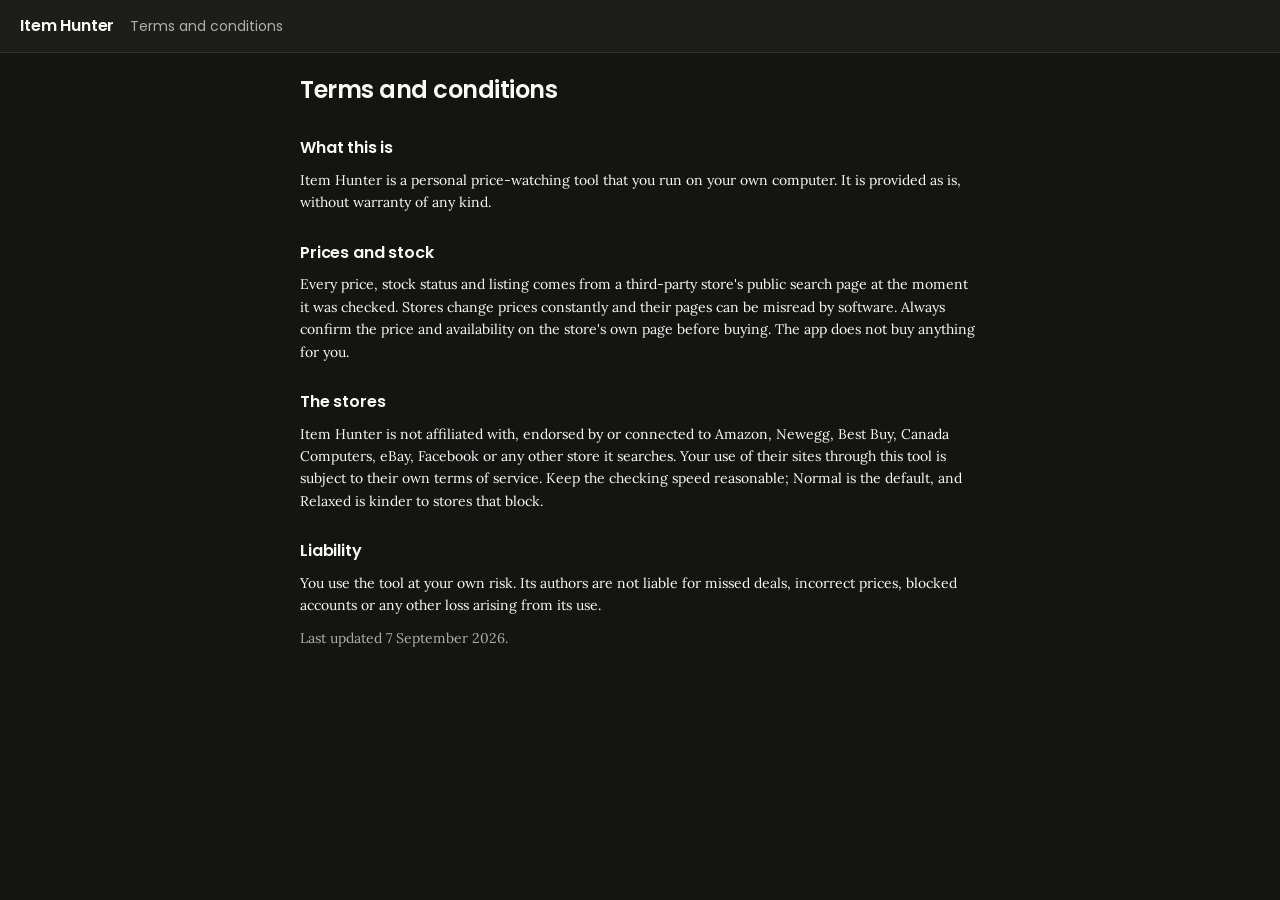
<file: static/terms.html>
<!doctype html>
<html lang="en">
<head>
<meta charset="utf-8">
<meta name="viewport" content="width=device-width,initial-scale=1">
<title>Terms</title>
<link rel="icon" href="/static/favicon.svg" type="image/svg+xml">
<link rel="stylesheet" href="/static/style.css">
</head>
<body>
<header class="top">
  <div class="brand"><a href="/">Item Hunter</a></div>
  <div class="status">Terms and conditions</div>
</header>
<main class="page">
  <h1>Terms and conditions</h1>
  <h2>What this is</h2>
  <p>Item Hunter is a personal price-watching tool that you run on your own computer. It is provided as is, without warranty of any kind.</p>
  <h2>Prices and stock</h2>
  <p>Every price, stock status and listing comes from a third-party store's public search page at the moment it was checked. Stores change prices constantly and their pages can be misread by software. Always confirm the price and availability on the store's own page before buying. The app does not buy anything for you.</p>
  <h2>The stores</h2>
  <p>Item Hunter is not affiliated with, endorsed by or connected to Amazon, Newegg, Best Buy, Canada Computers, eBay, Facebook or any other store it searches. Your use of their sites through this tool is subject to their own terms of service. Keep the checking speed reasonable; Normal is the default, and Relaxed is kinder to stores that block.</p>
  <h2>Liability</h2>
  <p>You use the tool at your own risk. Its authors are not liable for missed deals, incorrect prices, blocked accounts or any other loss arising from its use.</p>
  <p class="hint">Last updated 7 September 2026.</p>
</main>
</body>
</html>
</file>
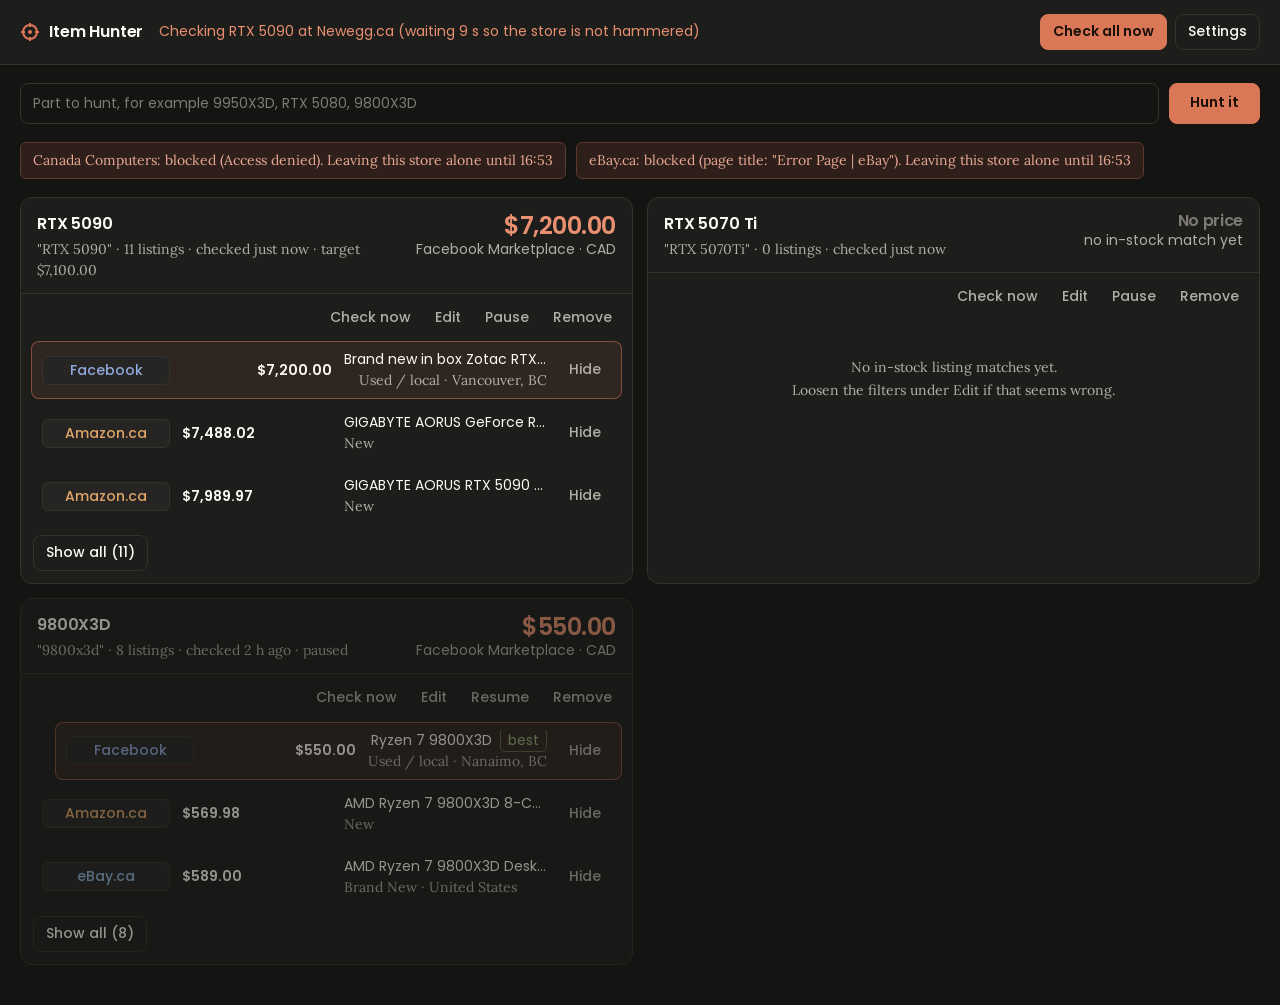
<file: design/boards/BlockedStore.html>
<!doctype html>
<html>
<head>
  <meta charset="utf-8">
  
</head>
<body>


  <link rel="stylesheet" href="https://fonts.googleapis.com/css2?family=Poppins:wght@400;500;600;700&family=Lora:wght@400;500&display=swap">
  <style>
    :root {
      --bg: #141413; --panel: #1d1d1b; --panel2: #262523; --line: #33322e;
      --text: #faf9f5; --muted: #b0aea5; --faint: #7c7a72;
      --accent: #d97757; --accent-bright: #e89070;
      --green: #9ab37a; --blue: #8fb8dd; --red: #e2705a;
      --radius: 12px;
      --fs: 14px; --fs-head: 16px; --fs-price: 24px;
      --ui: "Poppins", Arial, Helvetica, sans-serif;
      --prose: "Lora", Georgia, "Times New Roman", serif;
    }
    * { box-sizing: border-box; }
    body { margin: 0; background: var(--bg); color: var(--text); font: 400 var(--fs)/1.5 var(--ui); -webkit-font-smoothing: antialiased; }
    a { color: inherit; text-decoration: none; }
    a:hover { color: var(--accent-bright); }
    button { font: 500 var(--fs)/1.4 var(--ui); color: var(--text); background: var(--panel2); border: 1px solid var(--line); border-radius: 8px; padding: 7px 12px; cursor: pointer; }
    button.primary { background: var(--accent); border-color: var(--accent); color: #1a1008; font-weight: 600; }
    button.ghost { background: transparent; }
    button.quiet { background: transparent; border-color: transparent; color: var(--muted); padding: 5px 9px; }
    input { font: 400 var(--fs)/1.5 var(--ui); color: var(--text); background: var(--bg); border: 1px solid var(--line); border-radius: 8px; padding: 9px 12px; width: 100%; }
    input::placeholder { color: var(--faint); }

    .top { display: flex; align-items: center; gap: 16px; padding: 14px 20px; border-bottom: 1px solid var(--line); background: var(--panel); }
    .brand { font-weight: 600; font-size: var(--fs-head); display: flex; align-items: center; gap: 9px; white-space: nowrap; letter-spacing: -0.01em; }
    .brand .logo { flex: none; color: var(--accent); }
    .status { color: var(--accent-bright); flex: 1; }
    .actions { display: flex; gap: 8px; }

    main { max-width: 1400px; margin: 0 auto; padding: 18px 20px 40px; }
    .addbar { display: flex; gap: 10px; margin-bottom: 18px; }
    .addbar button { white-space: nowrap; padding: 0 20px; }

    .errors { display: flex; flex-wrap: wrap; gap: 10px; margin-bottom: 18px; }
    .errors .chip { background: #2e1f1a; border: 1px solid #5c3a2e; color: #e8a894; border-radius: 6px; padding: 7px 12px; font-family: var(--prose); }

    .grid { display: grid; grid-template-columns: repeat(2, minmax(0, 1fr)); gap: 14px; }
    .card { background: var(--panel); border: 1px solid var(--line); border-radius: var(--radius); display: flex; flex-direction: column; }
    .card.paused { opacity: .55; }
    .card .head { padding: 14px 16px 12px; border-bottom: 1px solid var(--line); display: flex; align-items: flex-start; gap: 12px; }
    .card .head .name { font-weight: 600; font-size: var(--fs-head); letter-spacing: -0.01em; }
    .card .head .sub { color: var(--muted); margin-top: 3px; font-family: var(--prose); }
    .card .best { margin-left: auto; text-align: right; white-space: nowrap; }
    .card .best .p { font-size: var(--fs-price); font-weight: 600; line-height: 1.15; letter-spacing: -0.02em; color: #e89070; }
    .card .best .p.none { color: var(--faint); font-size: var(--fs-head); }
    .card .best .s { color: var(--muted); }
    .card .tools { display: flex; gap: 4px; padding: 8px 10px 0; justify-content: flex-end; }
    .rows { padding: 8px 10px 6px; display: flex; flex-direction: column; gap: 5px; }
    .lrow { display: grid; grid-template-columns: 128px 150px minmax(0, 1fr) auto; gap: 12px; align-items: center; padding: 7px 10px; border-radius: 8px; border: 1px solid transparent; }
    .lrow.best { border-color: rgba(217,119,87,.5); background: rgba(217,119,87,.10); }
    .src { font-weight: 500; padding: 3px 8px; border-radius: 6px; background: var(--panel2); border: 1px solid var(--line); white-space: nowrap; overflow: hidden; text-overflow: ellipsis; text-align: center; }
    .src.amazon { color: #e0a468; } .src.ebay { color: #8fb8dd; } .src.facebook { color: #8fa8dd; }
    .lrow .pr { font-weight: 600; white-space: nowrap; }
    .lrow .ttl { min-width: 0; white-space: nowrap; overflow: hidden; text-overflow: ellipsis; }
    .lrow .meta { color: var(--muted); display: block; white-space: nowrap; overflow: hidden; text-overflow: ellipsis; font-family: var(--prose); }
    .tag { border-radius: 5px; padding: 1px 7px; margin-left: 8px; border: 1px solid var(--line); color: var(--muted); }
    .tag.low { color: var(--green); border-color: rgba(154,179,122,.45); }
    .nothing { padding: 44px 20px; color: var(--muted); text-align: center; font-family: var(--prose); line-height: 1.6; }
    .more { padding: 4px 12px 12px; display: flex; gap: 10px; }
  </style>


<div style="background: #141413; min-height: 1000px">

  <div class="top">
    <div class="brand">
      <svg class="logo" width="20" height="20" viewBox="0 0 20 20" aria-hidden="true"><circle cx="10" cy="10" r="7" fill="none" stroke="currentColor" stroke-width="2"></circle><circle cx="10" cy="10" r="2" fill="currentColor"></circle><path d="M10 1v4M10 15v4M1 10h4M15 10h4" stroke="currentColor" stroke-width="2"></path></svg>
      Item Hunter
    </div>
    <div class="status">Checking RTX 5090 at Newegg.ca (waiting 9 s so the store is not hammered)</div>
    <div class="actions">
      <button class="primary">Check all now</button>
      <button class="ghost">Settings</button>
    </div>
  </div>

  <main>
    <div class="addbar">
      <input value="" placeholder="Part to hunt, for example 9950X3D, RTX 5080, 9800X3D">
      <button class="primary">Hunt it</button>
    </div>

    <div class="errors">
      <span class="chip">Canada Computers: blocked (Access denied). Leaving this store alone until 16:53</span>
      <span class="chip">eBay.ca: blocked (page title: "Error Page | eBay"). Leaving this store alone until 16:53</span>
    </div>

    <div class="grid">

      <div class="card">
        <div class="head">
          <div>
            <div class="name">RTX 5090</div>
            <div class="sub">"RTX 5090" · 11 listings · checked just now · target $7,100.00</div>
          </div>
          <div class="best">
            <div class="p">$7,200.00</div>
            <div class="s">Facebook Marketplace · CAD</div>
          </div>
        </div>
        <div class="tools">
          <button class="quiet">Check now</button>
          <button class="quiet">Edit</button>
          <button class="quiet">Pause</button>
          <button class="quiet">Remove</button>
        </div>
        <div class="rows">
          <div class="lrow best">
            <span class="src facebook">Facebook</span>
            <span class="pr">$7,200.00</span>
            <span class="ttl">Brand new in box Zotac RTX 5090<span class="tag low">best</span><span class="meta">Used / local · Vancouver, BC</span></span>
            <button class="quiet">Hide</button>
          </div>
          <div class="lrow">
            <span class="src amazon">Amazon.ca</span>
            <span class="pr">$7,488.02</span>
            <span class="ttl">GIGABYTE AORUS GeForce RTX 5090 Master 32G<span class="meta">New</span></span>
            <button class="quiet">Hide</button>
          </div>
          <div class="lrow">
            <span class="src amazon">Amazon.ca</span>
            <span class="pr">$7,989.97</span>
            <span class="ttl">GIGABYTE AORUS RTX 5090 AI Box Graphics Card<span class="meta">New</span></span>
            <button class="quiet">Hide</button>
          </div>
        </div>
        <div class="more">
          <button class="ghost">Show all (11)</button>
        </div>
      </div>

      <div class="card">
        <div class="head">
          <div>
            <div class="name">RTX 5070 Ti</div>
            <div class="sub">"RTX 5070Ti" · 0 listings · checked just now</div>
          </div>
          <div class="best">
            <div class="p none">No price</div>
            <div class="s">no in-stock match yet</div>
          </div>
        </div>
        <div class="tools">
          <button class="quiet">Check now</button>
          <button class="quiet">Edit</button>
          <button class="quiet">Pause</button>
          <button class="quiet">Remove</button>
        </div>
        <div class="nothing">No in-stock listing matches yet.<br>Loosen the filters under Edit if that seems wrong.</div>
      </div>

      <div class="card paused">
        <div class="head">
          <div>
            <div class="name">9800X3D</div>
            <div class="sub">"9800x3d" · 8 listings · checked 2 h ago · paused</div>
          </div>
          <div class="best">
            <div class="p">$550.00</div>
            <div class="s">Facebook Marketplace · CAD</div>
          </div>
        </div>
        <div class="tools">
          <button class="quiet">Check now</button>
          <button class="quiet">Edit</button>
          <button class="quiet">Resume</button>
          <button class="quiet">Remove</button>
        </div>
        <div class="rows">
          <div class="lrow best">
            <span class="src facebook">Facebook</span>
            <span class="pr">$550.00</span>
            <span class="ttl">Ryzen 7 9800X3D<span class="tag low">best</span><span class="meta">Used / local · Nanaimo, BC</span></span>
            <button class="quiet">Hide</button>
          </div>
          <div class="lrow">
            <span class="src amazon">Amazon.ca</span>
            <span class="pr">$569.98</span>
            <span class="ttl">AMD Ryzen 7 9800X3D 8-Core, 16-Thread<span class="meta">New</span></span>
            <button class="quiet">Hide</button>
          </div>
          <div class="lrow">
            <span class="src ebay">eBay.ca</span>
            <span class="pr">$589.00</span>
            <span class="ttl">AMD Ryzen 7 9800X3D Desktop Processor<span class="meta">Brand New · United States</span></span>
            <button class="quiet">Hide</button>
          </div>
        </div>
        <div class="more">
          <button class="ghost">Show all (8)</button>
        </div>
      </div>

    </div>
  </main>

</div>



</body>
</html>
</file>
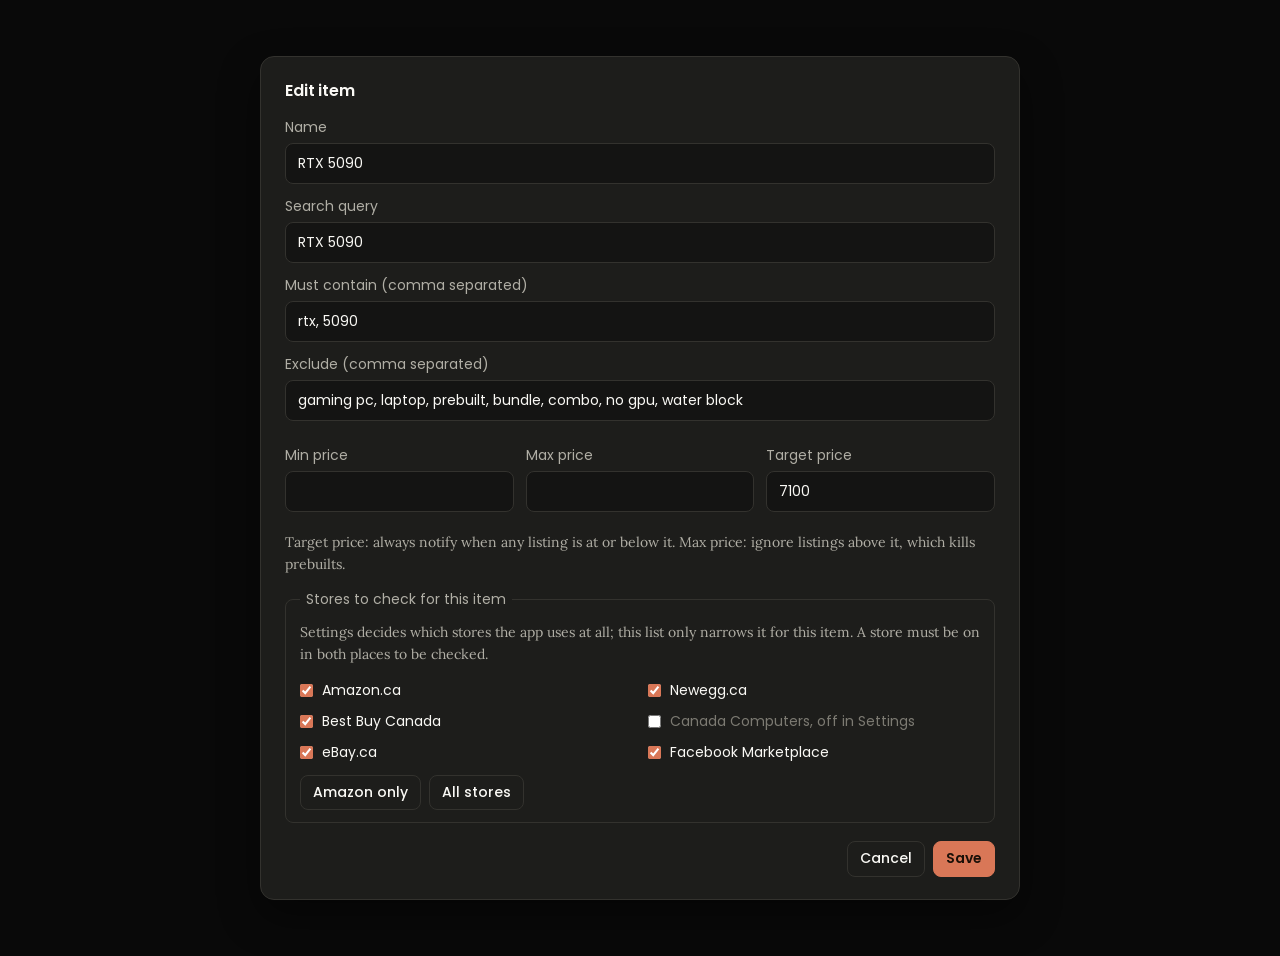
<file: design/boards/EditItem.html>
<!doctype html>
<html>
<head>
  <meta charset="utf-8">
  
</head>
<body>


  <link rel="stylesheet" href="https://fonts.googleapis.com/css2?family=Poppins:wght@400;500;600;700&family=Lora:wght@400;500&display=swap">
  <style>
    :root {
      --bg: #141413; --panel: #1d1d1b; --panel2: #262523; --line: #33322e;
      --text: #faf9f5; --muted: #b0aea5; --faint: #7c7a72;
      --accent: #d97757; --accent-bright: #e89070; --green: #9ab37a;
      --fs: 14px; --fs-head: 16px;
      --ui: "Poppins", Arial, Helvetica, sans-serif;
      --prose: "Lora", Georgia, "Times New Roman", serif;
    }
    * { box-sizing: border-box; }
    body { margin: 0; background: var(--bg); color: var(--text); font: 400 var(--fs)/1.5 var(--ui); -webkit-font-smoothing: antialiased; }
    a { color: inherit; text-decoration: none; }
    a:hover { color: var(--accent-bright); }
    button { font: 500 var(--fs)/1.4 var(--ui); color: var(--text); background: var(--panel2); border: 1px solid var(--line); border-radius: 8px; padding: 7px 12px; cursor: pointer; }
    button.primary { background: var(--accent); border-color: var(--accent); color: #1a1008; font-weight: 600; }
    button.ghost { background: transparent; }
    input { font: 400 var(--fs)/1.5 var(--ui); color: var(--text); background: var(--bg); border: 1px solid var(--line); border-radius: 8px; padding: 9px 12px; width: 100%; }
    input::placeholder { color: var(--faint); }
    label { display: block; color: var(--muted); margin: 12px 0; }
    label input { margin-top: 5px; }
    label.inline { display: flex; align-items: center; gap: 9px; color: var(--text); margin: 0; }
    label.inline input { width: auto; margin: 0; accent-color: #d97757; }
    label.inline.off { color: var(--faint); }
    h3 { margin: 0 0 14px; font-size: var(--fs-head); font-weight: 600; letter-spacing: -0.01em; }
    fieldset { border: 1px solid var(--line); border-radius: 8px; margin: 14px 0 0; padding: 12px 14px; }
    legend { color: var(--muted); padding: 0 6px; }
    .toggles { display: grid; grid-template-columns: repeat(2, minmax(0, 1fr)); gap: 10px 16px; }
    .row3 { display: grid; grid-template-columns: repeat(3, minmax(0, 1fr)); gap: 12px; }
    .hint { color: var(--muted); margin: 8px 0 0; font-family: var(--prose); line-height: 1.55; }
    .quick { display: flex; gap: 8px; margin: 12px 0 0; }
    .dlgactions { display: flex; gap: 8px; margin-top: 18px; align-items: center; }
    .dlgactions .spacer { flex: 1; }
    .dlg { background: var(--panel); border: 1px solid var(--line); border-radius: 14px; padding: 22px 24px; width: 760px; box-shadow: 0 16px 40px rgba(0,0,0,.45); }
    .backdrop { background: rgba(0,0,0,.55); padding: 56px 50px; display: flex; justify-content: center; }
  </style>


<div style="background: #141413">
  <div class="backdrop">
    <div class="dlg">
      <h3>Edit item</h3>

      <label>Name
        <input value="RTX 5090">
      </label>
      <label>Search query
        <input value="RTX 5090">
      </label>
      <label>Must contain (comma separated)
        <input value="rtx, 5090">
      </label>
      <label>Exclude (comma separated)
        <input value="gaming pc, laptop, prebuilt, bundle, combo, no gpu, water block">
      </label>

      <div class="row3">
        <label>Min price
          <input value="">
        </label>
        <label>Max price
          <input value="">
        </label>
        <label>Target price
          <input value="7100">
        </label>
      </div>
      <p class="hint">Target price: always notify when any listing is at or below it. Max price: ignore listings above it, which kills prebuilts.</p>

      <fieldset>
        <legend>Stores to check for this item</legend>
        <p class="hint" style="margin: 0 0 14px">Settings decides which stores the app uses at all; this list only narrows it for this item. A store must be on in both places to be checked.</p>
        <div class="toggles">
          <label class="inline"><input type="checkbox" checked> Amazon.ca</label>
          <label class="inline"><input type="checkbox" checked> Newegg.ca</label>
          <label class="inline"><input type="checkbox" checked> Best Buy Canada</label>
          <label class="inline off"><input type="checkbox"> Canada Computers, off in Settings</label>
          <label class="inline"><input type="checkbox" checked> eBay.ca</label>
          <label class="inline"><input type="checkbox" checked> Facebook Marketplace</label>
        </div>
        <div class="quick">
          <button class="ghost">Amazon only</button>
          <button class="ghost">All stores</button>
        </div>
      </fieldset>

      <div class="dlgactions">
        <span class="spacer"></span>
        <button class="ghost">Cancel</button>
        <button class="primary">Save</button>
      </div>
    </div>
  </div>
</div>



</body>
</html>
</file>
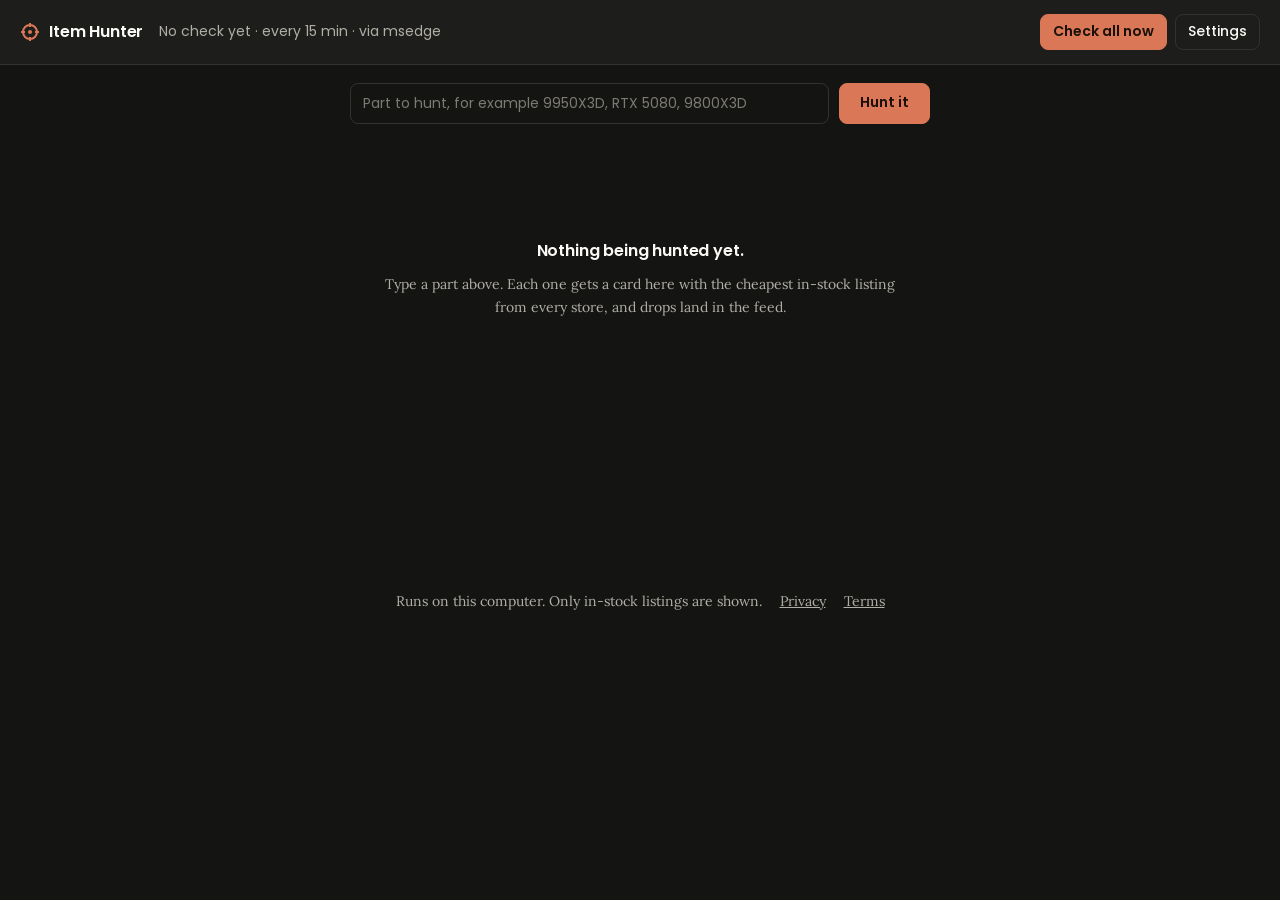
<file: design/boards/EmptyState.html>
<!doctype html>
<html>
<head>
  <meta charset="utf-8">
  
</head>
<body>


  <link rel="stylesheet" href="https://fonts.googleapis.com/css2?family=Poppins:wght@400;500;600;700&family=Lora:wght@400;500&display=swap">
  <style>
    :root {
      --bg: #141413; --panel: #1d1d1b; --panel2: #262523; --line: #33322e;
      --text: #faf9f5; --muted: #b0aea5; --faint: #7c7a72;
      --accent: #d97757; --accent-bright: #e89070;
      --fs: 14px; --fs-head: 16px;
      --ui: "Poppins", Arial, Helvetica, sans-serif;
      --prose: "Lora", Georgia, "Times New Roman", serif;
    }
    * { box-sizing: border-box; }
    body { margin: 0; background: var(--bg); color: var(--text); font: 400 var(--fs)/1.5 var(--ui); -webkit-font-smoothing: antialiased; }
    a { color: inherit; text-decoration: none; }
    a:hover { color: var(--accent-bright); }
    button { font: 500 var(--fs)/1.4 var(--ui); color: var(--text); background: var(--panel2); border: 1px solid var(--line); border-radius: 8px; padding: 7px 12px; cursor: pointer; }
    button.primary { background: var(--accent); border-color: var(--accent); color: #1a1008; font-weight: 600; }
    button.ghost { background: transparent; }
    input { font: 400 var(--fs)/1.5 var(--ui); color: var(--text); background: var(--bg); border: 1px solid var(--line); border-radius: 8px; padding: 9px 12px; width: 100%; }
    input::placeholder { color: var(--faint); }

    .top { display: flex; align-items: center; gap: 16px; padding: 14px 20px; border-bottom: 1px solid var(--line); background: var(--panel); }
    .brand { font-weight: 600; font-size: var(--fs-head); display: flex; align-items: center; gap: 9px; white-space: nowrap; letter-spacing: -0.01em; }
    .brand .logo { flex: none; color: var(--accent); }
    .status { color: var(--muted); flex: 1; }
    .actions { display: flex; gap: 8px; }

    main { max-width: 1400px; margin: 0 auto; padding: 18px 20px 40px; }
    .addbar { display: flex; gap: 10px; margin-bottom: 18px; }
    .addbar button { white-space: nowrap; padding: 0 20px; }

    .empty { text-align: center; color: var(--muted); padding: 96px 20px; font-family: var(--prose); line-height: 1.6; }
    .empty .big { font-size: var(--fs-head); color: var(--text); margin-bottom: 10px; font-family: var(--ui); font-weight: 600; letter-spacing: -0.01em; }
    .empty .sub { max-width: 540px; margin: 0 auto; }
    .foot { max-width: 1400px; margin: 0 auto; padding: 0 20px 28px; color: var(--muted); display: flex; gap: 18px; font-family: var(--prose); }
    .foot a { text-decoration: underline; }
  </style>


<div style="background: #141413; min-height: 640px; display: flex; flex-direction: column">

  <div class="top">
    <div class="brand">
      <svg class="logo" width="20" height="20" viewBox="0 0 20 20" aria-hidden="true"><circle cx="10" cy="10" r="7" fill="none" stroke="currentColor" stroke-width="2"></circle><circle cx="10" cy="10" r="2" fill="currentColor"></circle><path d="M10 1v4M10 15v4M1 10h4M15 10h4" stroke="currentColor" stroke-width="2"></path></svg>
      Item Hunter
    </div>
    <div class="status">No check yet · every 15 min · via msedge</div>
    <div class="actions">
      <button class="primary">Check all now</button>
      <button class="ghost">Settings</button>
    </div>
  </div>

  <main style="flex: 1">
    <div class="addbar">
      <input value="" placeholder="Part to hunt, for example 9950X3D, RTX 5080, 9800X3D">
      <button class="primary">Hunt it</button>
    </div>

    <div class="empty">
      <div class="big">Nothing being hunted yet.</div>
      <div class="sub">Type a part above. Each one gets a card here with the cheapest in-stock listing from every store, and drops land in the feed.</div>
    </div>
  </main>

  <div class="foot">
    <span>Runs on this computer. Only in-stock listings are shown.</span>
    <a>Privacy</a>
    <a>Terms</a>
  </div>

</div>



</body>
</html>
</file>
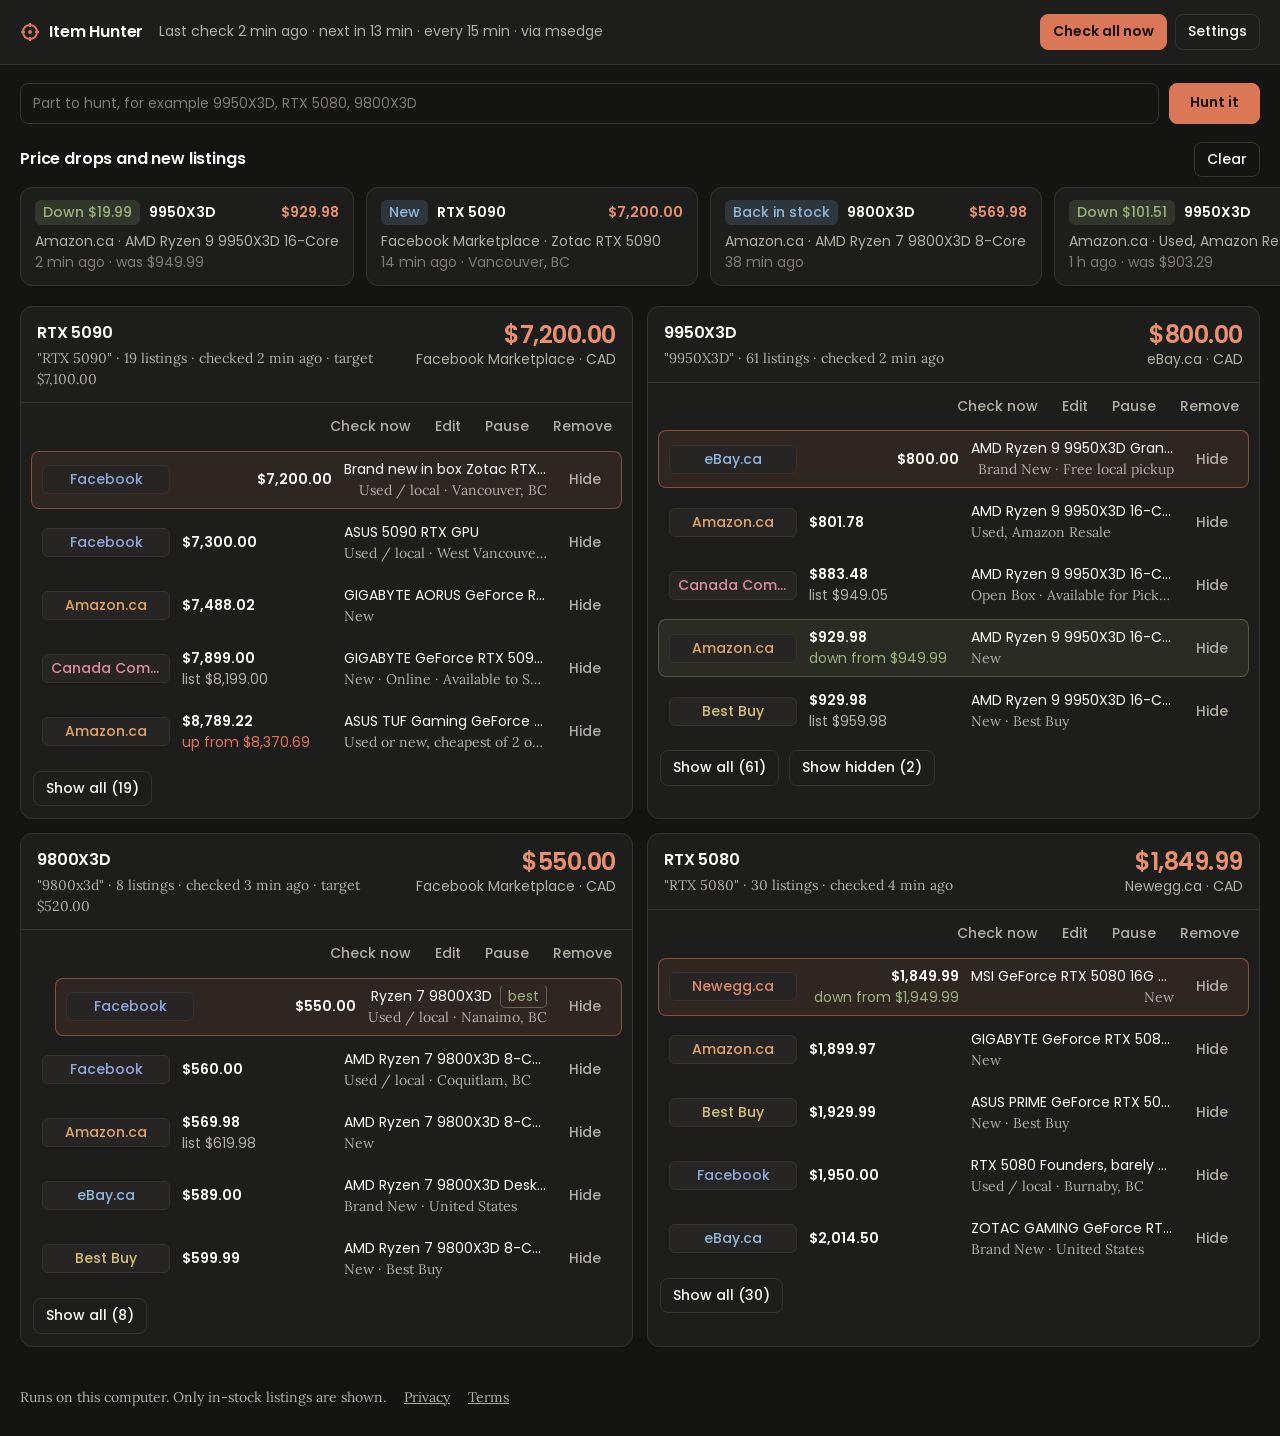
<file: design/boards/Main.html>
<!doctype html>
<html>
<head>
  <meta charset="utf-8">
  
</head>
<body>


  <link rel="stylesheet" href="https://fonts.googleapis.com/css2?family=Poppins:wght@400;500;600;700&family=Lora:wght@400;500&display=swap">
  <style>
    :root {
      /* Dark palette. Swap this block for the light one to flip the theme. */
      --bg: #141413; --panel: #1d1d1b; --panel2: #262523; --line: #33322e;
      --text: #faf9f5; --muted: #b0aea5; --faint: #7c7a72;
      --accent: #d97757; --accent-bright: #e89070;
      --green: #9ab37a; --blue: #8fb8dd; --red: #e2705a;
      --radius: 12px;
      /* One type scale: body, heading, and the single hero number. Nothing else. */
      --fs: 14px; --fs-head: 16px; --fs-price: 24px;
      --ui: "Poppins", Arial, Helvetica, sans-serif;
      --prose: "Lora", Georgia, "Times New Roman", serif;
    }
    * { box-sizing: border-box; }
    body { margin: 0; background: var(--bg); color: var(--text); font: 400 var(--fs)/1.5 var(--ui); -webkit-font-smoothing: antialiased; }
    a { color: inherit; text-decoration: none; }
    a:hover { color: var(--accent-bright); }
    button { font: 500 var(--fs)/1.4 var(--ui); color: var(--text); background: var(--panel2); border: 1px solid var(--line); border-radius: 8px; padding: 7px 12px; cursor: pointer; }
    button.primary { background: var(--accent); border-color: var(--accent); color: #1a1008; font-weight: 600; }
    button.ghost { background: transparent; }
    button.quiet { background: transparent; border-color: transparent; color: var(--muted); padding: 5px 9px; }
    input { font: 400 var(--fs)/1.5 var(--ui); color: var(--text); background: var(--bg); border: 1px solid var(--line); border-radius: 8px; padding: 9px 12px; width: 100%; }
    input::placeholder { color: var(--faint); }
    h2 { font-size: var(--fs-head); margin: 0; font-weight: 600; letter-spacing: -0.01em; }

    .top { display: flex; align-items: center; gap: 16px; padding: 14px 20px; border-bottom: 1px solid var(--line); background: var(--panel); }
    .brand { font-weight: 600; font-size: var(--fs-head); display: flex; align-items: center; gap: 9px; white-space: nowrap; letter-spacing: -0.01em; }
    .brand .logo { flex: none; }
    .status { color: var(--muted); flex: 1; min-width: 0; white-space: nowrap; overflow: hidden; text-overflow: ellipsis; }
    .actions { display: flex; gap: 8px; }

    main { max-width: 1400px; margin: 0 auto; padding: 18px 20px 40px; }
    .addbar { display: flex; gap: 10px; margin-bottom: 18px; }
    .addbar button { white-space: nowrap; padding: 0 20px; }

    .sectionhead { display: flex; align-items: center; justify-content: space-between; margin: 0 0 10px; }
    .feedwrap { margin-bottom: 20px; }
    .feed { display: flex; gap: 12px; }
    .ev { flex: 0 0 332px; background: var(--panel); border: 1px solid var(--line); border-radius: var(--radius); padding: 12px 14px; display: block; }
    .ev .l1 { display: flex; align-items: center; gap: 9px; margin-bottom: 6px; }
    .badge { font-weight: 500; padding: 2px 8px; border-radius: 6px; white-space: nowrap; }
    .badge.drop { background: rgba(154,179,122,.16); color: var(--green); }
    .badge.new { background: rgba(143,184,221,.16); color: var(--blue); }
    .ev .price { font-weight: 600; margin-left: auto; white-space: nowrap; }
    .ev .t { color: var(--muted); white-space: nowrap; overflow: hidden; text-overflow: ellipsis; }
    .ev .item { font-weight: 600; white-space: nowrap; overflow: hidden; text-overflow: ellipsis; }
    .ev .when { color: var(--faint); }

    .grid { display: grid; grid-template-columns: repeat(2, minmax(0, 1fr)); gap: 14px; }
    .card { background: var(--panel); border: 1px solid var(--line); border-radius: var(--radius); display: flex; flex-direction: column; }
    .card .head { padding: 14px 16px 12px; border-bottom: 1px solid var(--line); display: flex; align-items: flex-start; gap: 12px; }
    .card .head .name { font-weight: 600; font-size: var(--fs-head); letter-spacing: -0.01em; }
    .card .head .sub { color: var(--muted); margin-top: 3px; font-family: var(--prose); }
    .card .best { margin-left: auto; text-align: right; white-space: nowrap; }
    .card .best .p { font-size: var(--fs-price); font-weight: 600; line-height: 1.15; letter-spacing: -0.02em; }
    .card .best .s { color: var(--muted); }
    .card .tools { display: flex; gap: 4px; padding: 8px 10px 0; justify-content: flex-end; }
    .rows { padding: 8px 10px 6px; display: flex; flex-direction: column; gap: 5px; }
    .lrow { display: grid; grid-template-columns: 128px 150px minmax(0, 1fr) auto; gap: 12px; align-items: center; padding: 7px 10px; border-radius: 8px; border: 1px solid transparent; }
    .lrow.best { border-color: rgba(217,119,87,.5); background: rgba(217,119,87,.10); }
    .lrow.dropped { background: rgba(154,179,122,.10); border-color: rgba(154,179,122,.35); }
    .src { font-weight: 500; padding: 3px 8px; border-radius: 6px; background: var(--panel2); border: 1px solid var(--line); white-space: nowrap; overflow: hidden; text-overflow: ellipsis; text-align: center; }
    .src.amazon { color: #e0a468; } .src.newegg { color: #e08a6d; } .src.ebay { color: #8fb8dd; }
    .src.bestbuy_ca { color: #d6c07a; } .src.canadacomputers { color: #dd8ba0; } .src.facebook { color: #8fa8dd; }
    .lrow .pr { font-weight: 600; white-space: nowrap; }
    .lrow .pr small { display: block; font-weight: 400; font-size: inherit; color: var(--muted); }
    .lrow .pr .down { color: var(--green); } .lrow .pr .up { color: var(--red); }
    .lrow .ttl { min-width: 0; white-space: nowrap; overflow: hidden; text-overflow: ellipsis; }
    .lrow .meta { color: var(--muted); display: block; white-space: nowrap; overflow: hidden; text-overflow: ellipsis; font-family: var(--prose); }
    .tag { border-radius: 5px; padding: 1px 7px; margin-left: 8px; border: 1px solid var(--line); color: var(--muted); }
    .tag.low { color: var(--green); border-color: rgba(154,179,122,.45); }
    .tag.used { color: var(--blue); border-color: rgba(143,184,221,.45); }
    .more { padding: 4px 12px 12px; display: flex; gap: 10px; }
    .foot { max-width: 1400px; margin: 0 auto; padding: 0 20px 28px; color: var(--muted); display: flex; gap: 18px; font-family: var(--prose); }
    .foot a { text-decoration: underline; }
  </style>


<div style="background: #141413; min-height: 1400px">

  <div class="top">
    <div class="brand">
      <svg class="logo" width="20" height="20" viewBox="0 0 20 20" aria-hidden="true" style="color: #d97757"><circle cx="10" cy="10" r="7" fill="none" stroke="currentColor" stroke-width="2"></circle><circle cx="10" cy="10" r="2" fill="currentColor"></circle><path d="M10 1v4M10 15v4M1 10h4M15 10h4" stroke="currentColor" stroke-width="2"></path></svg>
      Item Hunter
    </div>
    <div class="status">Last check 2 min ago · next in 13 min · every 15 min · via msedge</div>
    <div class="actions">
      <button class="primary" style="background: #d97757; border-color: #d97757">Check all now</button>
      <button class="ghost">Settings</button>
    </div>
  </div>

  <main>
    <div class="addbar">
      <input value="" placeholder="Part to hunt, for example 9950X3D, RTX 5080, 9800X3D">
      <button class="primary" style="background: #d97757; border-color: #d97757">Hunt it</button>
    </div>

    <div class="feedwrap">
      <div class="sectionhead">
        <h2>Price drops and new listings</h2>
        <button class="ghost">Clear</button>
      </div>
      <div class="feed">
        <a class="ev">
          <div class="l1"><span class="badge drop">Down $19.99</span><span class="item">9950X3D</span><span class="price" style="color: #e89070">$929.98</span></div>
          <div class="t">Amazon.ca · AMD Ryzen 9 9950X3D 16-Core</div>
          <div class="when">2 min ago · was $949.99</div>
        </a>
        <a class="ev">
          <div class="l1"><span class="badge new">New</span><span class="item">RTX 5090</span><span class="price" style="color: #e89070">$7,200.00</span></div>
          <div class="t">Facebook Marketplace · Zotac RTX 5090</div>
          <div class="when">14 min ago · Vancouver, BC</div>
        </a>
        <a class="ev">
          <div class="l1"><span class="badge new">Back in stock</span><span class="item">9800X3D</span><span class="price" style="color: #e89070">$569.98</span></div>
          <div class="t">Amazon.ca · AMD Ryzen 7 9800X3D 8-Core</div>
          <div class="when">38 min ago</div>
        </a>
        <a class="ev">
          <div class="l1"><span class="badge drop">Down $101.51</span><span class="item">9950X3D</span><span class="price" style="color: #e89070">$801.78</span></div>
          <div class="t">Amazon.ca · Used, Amazon Resale</div>
          <div class="when">1 h ago · was $903.29</div>
        </a>
      </div>
    </div>

    <div class="grid">

      <div class="card">
        <div class="head">
          <div>
            <div class="name">RTX 5090</div>
            <div class="sub">"RTX 5090" · 19 listings · checked 2 min ago · target $7,100.00</div>
          </div>
          <div class="best">
            <div class="p" style="color: #e89070">$7,200.00</div>
            <div class="s">Facebook Marketplace · CAD</div>
          </div>
        </div>
        <div class="tools">
          <button class="quiet">Check now</button>
          <button class="quiet">Edit</button>
          <button class="quiet">Pause</button>
          <button class="quiet">Remove</button>
        </div>
        <div class="rows">
          <div class="lrow best">
            <span class="src facebook">Facebook</span>
            <span class="pr">$7,200.00</span>
            <span class="ttl">Brand new in box Zotac RTX 5090<span class="tag low">best</span><span class="meta">Used / local · Vancouver, BC</span></span>
            <button class="quiet">Hide</button>
          </div>
          <div class="lrow">
            <span class="src facebook">Facebook</span>
            <span class="pr">$7,300.00</span>
            <span class="ttl">ASUS 5090 RTX GPU<span class="meta">Used / local · West Vancouver, BC</span></span>
            <button class="quiet">Hide</button>
          </div>
          <div class="lrow">
            <span class="src amazon">Amazon.ca</span>
            <span class="pr">$7,488.02</span>
            <span class="ttl">GIGABYTE AORUS GeForce RTX 5090 Master 32G<span class="meta">New</span></span>
            <button class="quiet">Hide</button>
          </div>
          <div class="lrow">
            <span class="src canadacomputers">Canada Comp.</span>
            <span class="pr">$7,899.00<small>list $8,199.00</small></span>
            <span class="ttl">GIGABYTE GeForce RTX 5090 WINDFORCE OC<span class="meta">New · Online · Available to Ship</span></span>
            <button class="quiet">Hide</button>
          </div>
          <div class="lrow">
            <span class="src amazon">Amazon.ca</span>
            <span class="pr">$8,789.22<small class="up">up from $8,370.69</small></span>
            <span class="ttl">ASUS TUF Gaming GeForce RTX 5090 32GB<span class="tag used">used</span><span class="meta">Used or new, cheapest of 2 offers</span></span>
            <button class="quiet">Hide</button>
          </div>
        </div>
        <div class="more">
          <button class="ghost">Show all (19)</button>
        </div>
      </div>

      <div class="card">
        <div class="head">
          <div>
            <div class="name">9950X3D</div>
            <div class="sub">"9950X3D" · 61 listings · checked 2 min ago</div>
          </div>
          <div class="best">
            <div class="p" style="color: #e89070">$800.00</div>
            <div class="s">eBay.ca · CAD</div>
          </div>
        </div>
        <div class="tools">
          <button class="quiet">Check now</button>
          <button class="quiet">Edit</button>
          <button class="quiet">Pause</button>
          <button class="quiet">Remove</button>
        </div>
        <div class="rows">
          <div class="lrow best">
            <span class="src ebay">eBay.ca</span>
            <span class="pr">$800.00</span>
            <span class="ttl">AMD Ryzen 9 9950X3D Granite Ridge<span class="tag low">best</span><span class="meta">Brand New · Free local pickup</span></span>
            <button class="quiet">Hide</button>
          </div>
          <div class="lrow">
            <span class="src amazon">Amazon.ca</span>
            <span class="pr">$801.78</span>
            <span class="ttl">AMD Ryzen 9 9950X3D 16-Core Processor<span class="tag used">used</span><span class="meta">Used, Amazon Resale</span></span>
            <button class="quiet">Hide</button>
          </div>
          <div class="lrow">
            <span class="src canadacomputers">Canada Comp.</span>
            <span class="pr">$883.48<small>list $949.05</small></span>
            <span class="ttl">AMD Ryzen 9 9950X3D 16-Core/32Thread CPU<span class="meta">Open Box · Available for Pickup</span></span>
            <button class="quiet">Hide</button>
          </div>
          <div class="lrow dropped">
            <span class="src amazon">Amazon.ca</span>
            <span class="pr">$929.98<small class="down">down from $949.99</small></span>
            <span class="ttl">AMD Ryzen 9 9950X3D 16-Core Processor<span class="meta">New</span></span>
            <button class="quiet">Hide</button>
          </div>
          <div class="lrow">
            <span class="src bestbuy_ca">Best Buy</span>
            <span class="pr">$929.98<small>list $959.98</small></span>
            <span class="ttl">AMD Ryzen 9 9950X3D 16-Core AM5 Processor<span class="meta">New · Best Buy</span></span>
            <button class="quiet">Hide</button>
          </div>
        </div>
        <div class="more">
          <button class="ghost">Show all (61)</button>
          <button class="ghost">Show hidden (2)</button>
        </div>
      </div>

      <div class="card">
        <div class="head">
          <div>
            <div class="name">9800X3D</div>
            <div class="sub">"9800x3d" · 8 listings · checked 3 min ago · target $520.00</div>
          </div>
          <div class="best">
            <div class="p" style="color: #e89070">$550.00</div>
            <div class="s">Facebook Marketplace · CAD</div>
          </div>
        </div>
        <div class="tools">
          <button class="quiet">Check now</button>
          <button class="quiet">Edit</button>
          <button class="quiet">Pause</button>
          <button class="quiet">Remove</button>
        </div>
        <div class="rows">
          <div class="lrow best">
            <span class="src facebook">Facebook</span>
            <span class="pr">$550.00</span>
            <span class="ttl">Ryzen 7 9800X3D<span class="tag low">best</span><span class="meta">Used / local · Nanaimo, BC</span></span>
            <button class="quiet">Hide</button>
          </div>
          <div class="lrow">
            <span class="src facebook">Facebook</span>
            <span class="pr">$560.00</span>
            <span class="ttl">AMD Ryzen 7 9800X3D 8-Core, brand new<span class="meta">Used / local · Coquitlam, BC</span></span>
            <button class="quiet">Hide</button>
          </div>
          <div class="lrow">
            <span class="src amazon">Amazon.ca</span>
            <span class="pr">$569.98<small>list $619.98</small></span>
            <span class="ttl">AMD Ryzen 7 9800X3D 8-Core, 16-Thread<span class="meta">New</span></span>
            <button class="quiet">Hide</button>
          </div>
          <div class="lrow">
            <span class="src ebay">eBay.ca</span>
            <span class="pr">$589.00</span>
            <span class="ttl">AMD Ryzen 7 9800X3D Desktop Processor<span class="meta">Brand New · United States</span></span>
            <button class="quiet">Hide</button>
          </div>
          <div class="lrow">
            <span class="src bestbuy_ca">Best Buy</span>
            <span class="pr">$599.99</span>
            <span class="ttl">AMD Ryzen 7 9800X3D 8-Core AM5 Processor<span class="meta">New · Best Buy</span></span>
            <button class="quiet">Hide</button>
          </div>
        </div>
        <div class="more">
          <button class="ghost">Show all (8)</button>
        </div>
      </div>

      <div class="card">
        <div class="head">
          <div>
            <div class="name">RTX 5080</div>
            <div class="sub">"RTX 5080" · 30 listings · checked 4 min ago</div>
          </div>
          <div class="best">
            <div class="p" style="color: #e89070">$1,849.99</div>
            <div class="s">Newegg.ca · CAD</div>
          </div>
        </div>
        <div class="tools">
          <button class="quiet">Check now</button>
          <button class="quiet">Edit</button>
          <button class="quiet">Pause</button>
          <button class="quiet">Remove</button>
        </div>
        <div class="rows">
          <div class="lrow best">
            <span class="src newegg">Newegg.ca</span>
            <span class="pr">$1,849.99<small class="down">down from $1,949.99</small></span>
            <span class="ttl">MSI GeForce RTX 5080 16G Ventus 3X OC<span class="tag low">best</span><span class="meta">New</span></span>
            <button class="quiet">Hide</button>
          </div>
          <div class="lrow">
            <span class="src amazon">Amazon.ca</span>
            <span class="pr">$1,899.97</span>
            <span class="ttl">GIGABYTE GeForce RTX 5080 Gaming OC 16G<span class="meta">New</span></span>
            <button class="quiet">Hide</button>
          </div>
          <div class="lrow">
            <span class="src bestbuy_ca">Best Buy</span>
            <span class="pr">$1,929.99</span>
            <span class="ttl">ASUS PRIME GeForce RTX 5080 16GB<span class="meta">New · Best Buy</span></span>
            <button class="quiet">Hide</button>
          </div>
          <div class="lrow">
            <span class="src facebook">Facebook</span>
            <span class="pr">$1,950.00</span>
            <span class="ttl">RTX 5080 Founders, barely used<span class="meta">Used / local · Burnaby, BC</span></span>
            <button class="quiet">Hide</button>
          </div>
          <div class="lrow">
            <span class="src ebay">eBay.ca</span>
            <span class="pr">$2,014.50</span>
            <span class="ttl">ZOTAC GAMING GeForce RTX 5080 Solid OC<span class="meta">Brand New · United States</span></span>
            <button class="quiet">Hide</button>
          </div>
        </div>
        <div class="more">
          <button class="ghost">Show all (30)</button>
        </div>
      </div>

    </div>
  </main>

  <div class="foot">
    <span>Runs on this computer. Only in-stock listings are shown.</span>
    <a>Privacy</a>
    <a>Terms</a>
  </div>

</div>



</body>
</html>
</file>
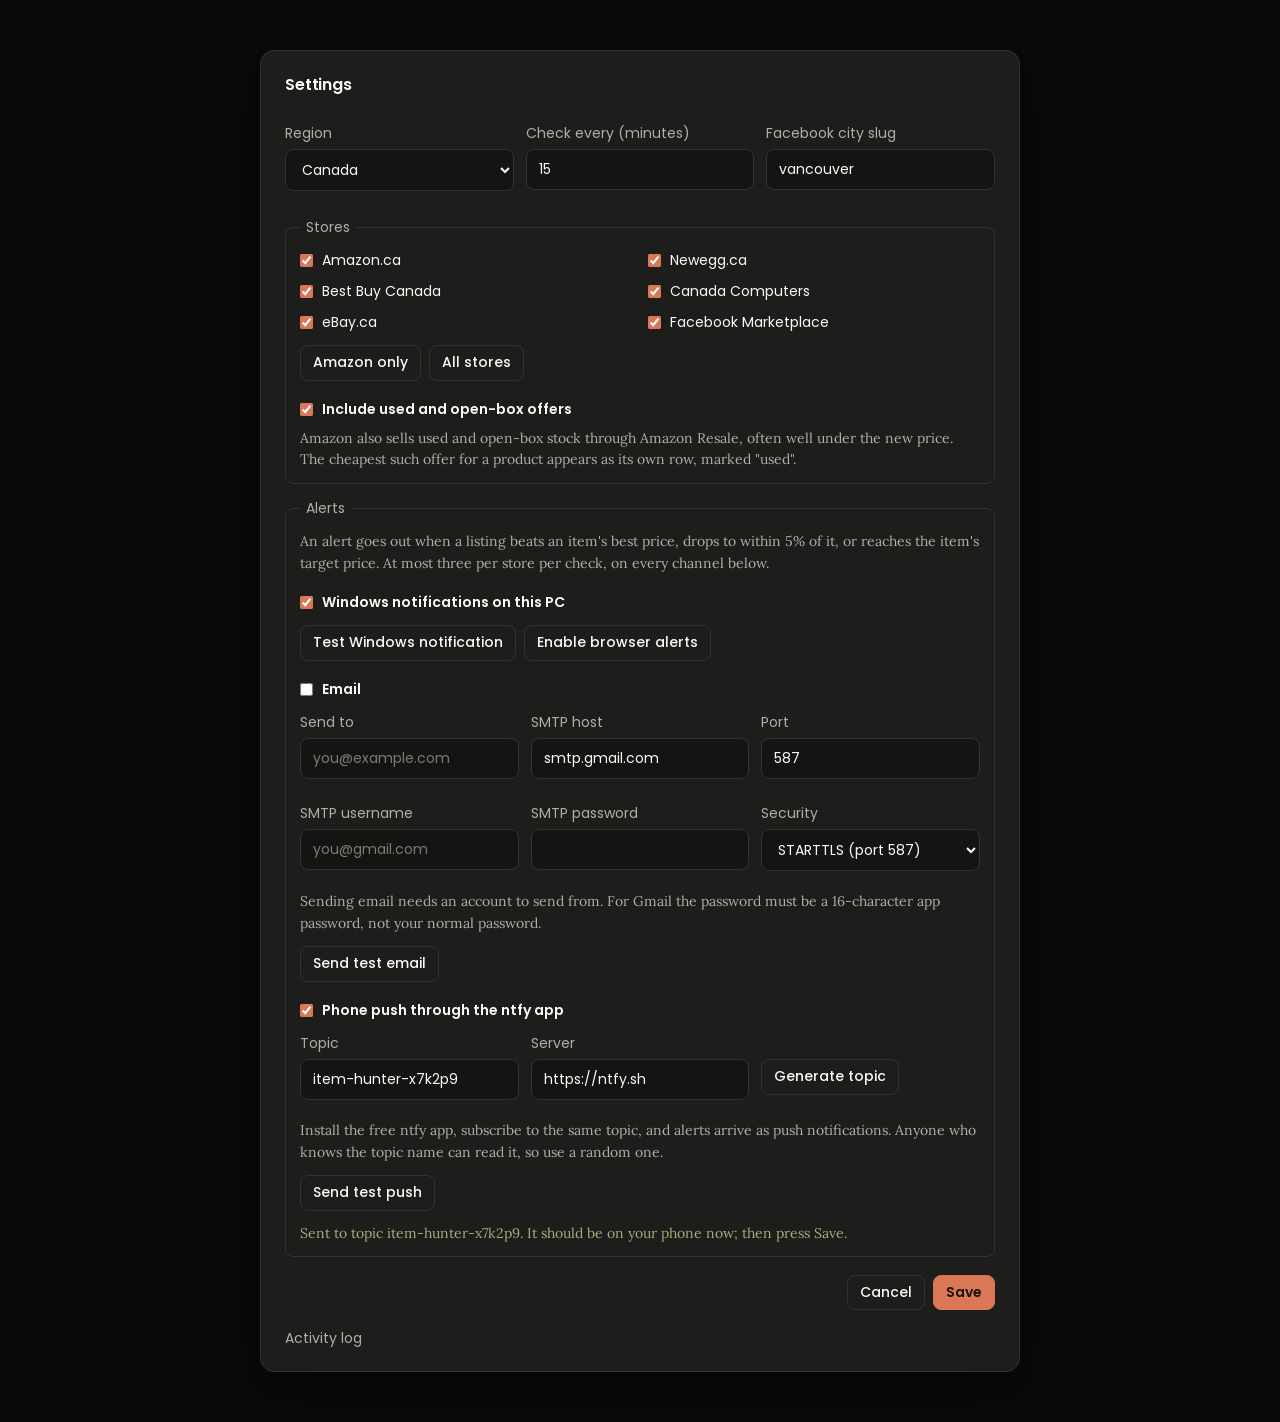
<file: design/boards/Settings.html>
<!doctype html>
<html>
<head>
  <meta charset="utf-8">
  
</head>
<body>


  <link rel="stylesheet" href="https://fonts.googleapis.com/css2?family=Poppins:wght@400;500;600;700&family=Lora:wght@400;500&display=swap">
  <style>
    :root {
      --bg: #141413; --panel: #1d1d1b; --panel2: #262523; --line: #33322e;
      --text: #faf9f5; --muted: #b0aea5; --faint: #7c7a72;
      --accent: #d97757; --accent-bright: #e89070; --green: #9ab37a;
      --fs: 14px; --fs-head: 16px;
      --ui: "Poppins", Arial, Helvetica, sans-serif;
      --prose: "Lora", Georgia, "Times New Roman", serif;
    }
    * { box-sizing: border-box; }
    body { margin: 0; background: var(--bg); color: var(--text); font: 400 var(--fs)/1.5 var(--ui); -webkit-font-smoothing: antialiased; }
    a { color: inherit; text-decoration: none; }
    a:hover { color: var(--accent-bright); }
    button { font: 500 var(--fs)/1.4 var(--ui); color: var(--text); background: var(--panel2); border: 1px solid var(--line); border-radius: 8px; padding: 7px 12px; cursor: pointer; }
    button.primary { background: var(--accent); border-color: var(--accent); color: #1a1008; font-weight: 600; }
    button.ghost { background: transparent; }
    input, select { font: 400 var(--fs)/1.5 var(--ui); color: var(--text); background: var(--bg); border: 1px solid var(--line); border-radius: 8px; padding: 9px 12px; width: 100%; }
    input::placeholder { color: var(--faint); }
    label { display: block; color: var(--muted); margin: 12px 0; }
    label input, label select { margin-top: 5px; }
    label.inline { display: flex; align-items: center; gap: 9px; color: var(--text); margin: 0; }
    label.inline input { width: auto; margin: 0; accent-color: #d97757; }
    label.inline.channel { margin-top: 18px; font-weight: 600; }
    h3 { margin: 0 0 14px; font-size: var(--fs-head); font-weight: 600; letter-spacing: -0.01em; }
    fieldset { border: 1px solid var(--line); border-radius: 8px; margin: 14px 0 0; padding: 12px 14px; }
    legend { color: var(--muted); padding: 0 6px; }
    .toggles { display: grid; grid-template-columns: repeat(2, minmax(0, 1fr)); gap: 10px 16px; }
    .row3 { display: grid; grid-template-columns: repeat(3, minmax(0, 1fr)); gap: 12px; }
    .hint { color: var(--muted); margin: 8px 0 0; font-family: var(--prose); line-height: 1.55; }
    .quick { display: flex; gap: 8px; margin: 12px 0 0; }
    .teststatus { margin: 12px 0 0; font-family: var(--prose); }
    .teststatus.good { color: var(--green); }
    .dlgactions { display: flex; gap: 8px; margin-top: 18px; align-items: center; }
    .dlgactions .spacer { flex: 1; }
    .log { margin-top: 18px; color: var(--muted); }
    .dlg { background: var(--panel); border: 1px solid var(--line); border-radius: 14px; padding: 22px 24px; width: 760px; box-shadow: 0 16px 40px rgba(0,0,0,.45); }
    .backdrop { background: rgba(0,0,0,.55); padding: 50px; display: flex; justify-content: center; }
  </style>


<div style="background: #141413">
  <div class="backdrop">
    <div class="dlg">
      <h3>Settings</h3>

      <div class="row3">
        <label>Region
          <select><option>Canada</option></select>
        </label>
        <label>Check every (minutes)
          <input value="15">
        </label>
        <label>Facebook city slug
          <input value="vancouver">
        </label>
      </div>

      <fieldset>
        <legend>Stores</legend>
        <div class="toggles">
          <label class="inline"><input type="checkbox" checked> Amazon.ca</label>
          <label class="inline"><input type="checkbox" checked> Newegg.ca</label>
          <label class="inline"><input type="checkbox" checked> Best Buy Canada</label>
          <label class="inline"><input type="checkbox" checked> Canada Computers</label>
          <label class="inline"><input type="checkbox" checked> eBay.ca</label>
          <label class="inline"><input type="checkbox" checked> Facebook Marketplace</label>
        </div>
        <div class="quick">
          <button class="ghost">Amazon only</button>
          <button class="ghost">All stores</button>
        </div>
        <label class="inline channel"><input type="checkbox" checked> Include used and open-box offers</label>
        <p class="hint">Amazon also sells used and open-box stock through Amazon Resale, often well under the new price. The cheapest such offer for a product appears as its own row, marked "used".</p>
      </fieldset>

      <fieldset>
        <legend>Alerts</legend>
        <p class="hint" style="margin: 0 0 6px">An alert goes out when a listing beats an item's best price, drops to within 5% of it, or reaches the item's target price. At most three per store per check, on every channel below.</p>

        <label class="inline channel"><input type="checkbox" checked> Windows notifications on this PC</label>
        <div class="quick">
          <button class="ghost">Test Windows notification</button>
          <button class="ghost">Enable browser alerts</button>
        </div>

        <label class="inline channel"><input type="checkbox"> Email</label>
        <div class="row3">
          <label>Send to
            <input value="" placeholder="you@example.com">
          </label>
          <label>SMTP host
            <input value="smtp.gmail.com">
          </label>
          <label>Port
            <input value="587">
          </label>
        </div>
        <div class="row3">
          <label>SMTP username
            <input value="" placeholder="you@gmail.com">
          </label>
          <label>SMTP password
            <input value="">
          </label>
          <label>Security
            <select><option>STARTTLS (port 587)</option></select>
          </label>
        </div>
        <p class="hint">Sending email needs an account to send from. For Gmail the password must be a 16-character app password, not your normal password.</p>
        <div class="quick"><button class="ghost">Send test email</button></div>

        <label class="inline channel"><input type="checkbox" checked> Phone push through the ntfy app</label>
        <div class="row3">
          <label>Topic
            <input value="item-hunter-x7k2p9">
          </label>
          <label>Server
            <input value="https://ntfy.sh">
          </label>
          <label>&nbsp;
            <span class="quick" style="margin-top: 5px"><button class="ghost">Generate topic</button></span>
          </label>
        </div>
        <p class="hint">Install the free ntfy app, subscribe to the same topic, and alerts arrive as push notifications. Anyone who knows the topic name can read it, so use a random one.</p>
        <div class="quick"><button class="ghost">Send test push</button></div>
        <div class="teststatus good">Sent to topic item-hunter-x7k2p9. It should be on your phone now; then press Save.</div>
      </fieldset>

      <div class="dlgactions">
        <span class="spacer"></span>
        <button class="ghost">Cancel</button>
        <button class="primary">Save</button>
      </div>

      <div class="log">Activity log</div>
    </div>
  </div>
</div>



</body>
</html>
</file>
<file: static/style.css>
@import url("https://fonts.googleapis.com/css2?family=Poppins:wght@400;500;600&family=Lora:wght@400;500&display=swap");

:root {
  /* Dark palette */
  --bg: #141413; --panel: #1d1d1b; --panel2: #262523; --line: #33322e;
  --text: #faf9f5; --muted: #b0aea5; --faint: #7c7a72;
  --accent: #d97757; --accent2: #e89070;
  --green: #9ab37a; --red: #e2705a; --blue: #8fb8dd;
  /* One type scale: body, headings, and the single largest number. Nothing else. */
  --fs: 14px; --fs-lg: 16px; --fs-xl: 24px;
  --radius: 12px;
  --ui: "Poppins", Arial, Helvetica, sans-serif;
  --prose: "Lora", Georgia, "Times New Roman", serif;
}
* { box-sizing: border-box; }
html, body { margin: 0; background: var(--bg); color: var(--text); font: 400 var(--fs)/1.5 var(--ui); -webkit-font-smoothing: antialiased; }
a { color: inherit; text-decoration: none; }
button { font: 500 var(--fs)/1.4 var(--ui); color: var(--text); background: var(--panel2); border: 1px solid var(--line); border-radius: 8px; padding: 7px 12px; cursor: pointer; }
button:hover { border-color: #46443e; background: #302e2b; }
button.primary { background: var(--accent); border-color: var(--accent); color: #1a1008; font-weight: 600; }
button.primary:hover { background: var(--accent2); border-color: var(--accent2); }
button.ghost { background: transparent; }
button.small { padding: 5px 10px; }
button.quiet { padding: 5px 9px; background: transparent; border-color: transparent; color: var(--muted); }
button.quiet:hover { color: var(--text); border-color: var(--line); background: transparent; }
input, select { font: 400 var(--fs)/1.5 var(--ui); color: var(--text); background: var(--bg); border: 1px solid var(--line); border-radius: 8px; padding: 9px 12px; width: 100%; }
input::placeholder { color: var(--faint); }
input:focus, select:focus { outline: none; border-color: var(--accent); }
input[type="checkbox"] { accent-color: var(--accent); }
label { display: block; color: var(--muted); margin: 12px 0; }
label input, label select { margin-top: 5px; }
label.inline { display: flex; align-items: center; gap: 9px; color: var(--text); margin: 0; }
label.inline input { width: auto; margin: 0; }
h2 { font-size: var(--fs-lg); margin: 0; font-weight: 600; letter-spacing: -0.01em; }
h3 { margin: 0 0 14px; font-size: var(--fs-lg); font-weight: 600; letter-spacing: -0.01em; }

.top { display: flex; align-items: center; gap: 16px; padding: 14px 20px; border-bottom: 1px solid var(--line); background: var(--panel); position: sticky; top: 0; z-index: 5; }
.brand { font-weight: 600; font-size: var(--fs-lg); display: flex; align-items: center; gap: 9px; white-space: nowrap; letter-spacing: -0.01em; }
.brand .logo { color: var(--accent); flex: none; }
.foot { max-width: 1400px; margin: 0 auto; padding: 0 20px 28px; color: var(--muted); display: flex; gap: 18px; flex-wrap: wrap; font-family: var(--prose); }
.foot a { text-decoration: underline; }
.page { max-width: 720px; font-family: var(--prose); line-height: 1.6; }
.page h1 { font-size: var(--fs-xl); margin: 0 0 14px; font-family: var(--ui); font-weight: 600; letter-spacing: -0.02em; }
.page h2 { font-size: var(--fs-lg); margin: 26px 0 8px; font-family: var(--ui); }
.page p { margin: 0 0 12px; }
.page code { background: var(--panel2); padding: 2px 6px; border-radius: 4px; font-family: var(--ui); }
.status { color: var(--muted); flex: 1; min-width: 0; white-space: nowrap; overflow: hidden; text-overflow: ellipsis; }
.status.busy { color: var(--accent2); }
.actions { display: flex; gap: 8px; }

main { max-width: 1400px; margin: 0 auto; padding: 18px 20px 40px; }
.addbar { display: flex; gap: 10px; margin-bottom: 18px; }
.addbar button { white-space: nowrap; padding: 0 20px; }

.notice { margin: 0 0 16px; padding: 12px 14px; border: 1px solid rgba(217,119,87,.45); border-radius: 8px;
          background: rgba(217,119,87,.08); font-family: var(--prose); line-height: 1.55; }
.notice a { text-decoration: underline; }
.errors { display: flex; flex-wrap: wrap; gap: 10px; margin-bottom: 18px; }
.errors .chip { background: #2e1f1a; border: 1px solid #5c3a2e; color: #e8a894; border-radius: 6px; padding: 7px 12px; font-family: var(--prose); }

.sectionhead { display: flex; align-items: center; justify-content: space-between; margin: 0 0 10px; }
.feedwrap { margin-bottom: 20px; }
.feed { display: flex; gap: 12px; overflow-x: auto; padding-bottom: 6px; scrollbar-width: thin; }
.ev { flex: 0 0 332px; background: var(--panel); border: 1px solid var(--line); border-radius: var(--radius); padding: 12px 14px; display: block; transition: border-color .15s; }
.ev:hover { border-color: var(--accent); }
.ev .l1 { display: flex; align-items: center; gap: 9px; margin-bottom: 6px; }
.badge { font-weight: 500; padding: 2px 8px; border-radius: 6px; white-space: nowrap; }
.badge.drop { background: rgba(154,179,122,.16); color: var(--green); }
.badge.new { background: rgba(143,184,221,.16); color: var(--blue); }
.ev .price { font-weight: 600; margin-left: auto; white-space: nowrap; color: var(--accent2); }
.ev .t { color: var(--muted); white-space: nowrap; overflow: hidden; text-overflow: ellipsis; }
.ev .item { font-weight: 600; white-space: nowrap; overflow: hidden; text-overflow: ellipsis; }
.ev .when { color: var(--faint); }

.grid { display: grid; grid-template-columns: repeat(auto-fill, minmax(560px, 1fr)); gap: 14px; }
.card { background: var(--panel); border: 1px solid var(--line); border-radius: var(--radius); display: flex; flex-direction: column; min-height: 200px; }
.card.paused { opacity: .55; }
.card .head { padding: 14px 16px 12px; border-bottom: 1px solid var(--line); display: flex; align-items: flex-start; gap: 12px; }
.card .head .name { font-weight: 600; font-size: var(--fs-lg); letter-spacing: -0.01em; }
.card .head .sub { color: var(--muted); margin-top: 3px; font-family: var(--prose); }
.card .best { margin-left: auto; text-align: right; white-space: nowrap; }
.card .best .p { font-size: var(--fs-xl); font-weight: 600; color: var(--accent2); line-height: 1.15; letter-spacing: -0.02em; }
.card .best .p.none { color: var(--faint); font-size: var(--fs-lg); }
.card .best .s { color: var(--muted); }
.card .tools { display: flex; gap: 4px; padding: 8px 10px 0; justify-content: flex-end; }
.rows { padding: 8px 10px 6px; display: flex; flex-direction: column; gap: 5px; }
.lrow { display: grid; grid-template-columns: 128px 150px minmax(0, 1fr) auto; gap: 12px; align-items: center; padding: 7px 10px; border-radius: 8px; border: 1px solid transparent; }
.lrow:hover { background: var(--panel2); border-color: var(--line); }
.lrow.best { border-color: rgba(217,119,87,.5); background: rgba(217,119,87,.10); }
.lrow.oos, .lrow.inactive, .lrow.hiddenrow { opacity: .5; }
.lrow.dropped { background: rgba(154,179,122,.10); border-color: rgba(154,179,122,.35); }
.lrow a.cells { display: contents; cursor: pointer; }
.src { font-weight: 500; padding: 3px 8px; border-radius: 6px; background: var(--panel2); border: 1px solid var(--line); white-space: nowrap; overflow: hidden; text-overflow: ellipsis; text-align: center; }
.src.amazon { color: #e0a468; } .src.newegg { color: #e08a6d; } .src.ebay { color: #8fb8dd; }
.src.bestbuy_ca { color: #d6c07a; } .src.canadacomputers { color: #dd8ba0; } .src.facebook { color: #8fa8dd; }
.lrow .pr { font-weight: 600; white-space: nowrap; }
.lrow .pr small { display: block; font-weight: 400; font-size: inherit; color: var(--muted); }
.lrow .pr .down { color: var(--green); } .lrow .pr .up { color: var(--red); }
.lrow .ttl { min-width: 0; white-space: nowrap; overflow: hidden; text-overflow: ellipsis; }
.lrow .meta { color: var(--muted); display: block; white-space: nowrap; overflow: hidden; text-overflow: ellipsis; font-family: var(--prose); }
.tag { border-radius: 5px; padding: 1px 7px; margin-left: 8px; border: 1px solid var(--line); color: var(--muted); }
.tag.oos { color: var(--red); border-color: rgba(226,112,90,.45); }
.tag.low { color: var(--green); border-color: rgba(154,179,122,.45); }
.tag.used { color: var(--blue); border-color: rgba(143,184,221,.45); }
.more { padding: 4px 12px 12px; display: flex; gap: 10px; }
.nothing { padding: 40px 18px; color: var(--muted); text-align: center; font-family: var(--prose); line-height: 1.6; }
.empty { text-align: center; color: var(--muted); padding: 96px 20px; font-family: var(--prose); line-height: 1.6; }
.empty .big { font-size: var(--fs-lg); color: var(--text); margin-bottom: 10px; font-family: var(--ui); font-weight: 600; letter-spacing: -0.01em; }

dialog { background: var(--panel); color: var(--text); border: 1px solid var(--line); border-radius: 14px; padding: 22px 24px; width: min(800px, 94vw); max-height: 92vh; overflow: auto; box-shadow: 0 16px 40px rgba(0,0,0,.45); }
dialog::backdrop { background: rgba(0,0,0,.55); }
.quick { display: flex; gap: 8px; margin: 12px 0 0; flex-wrap: wrap; }
label.inline.channel { margin-top: 18px; font-weight: 600; }
label.inline.off { color: var(--faint); }
.teststatus { margin: 12px 0 0; white-space: pre-wrap; color: var(--muted); font-family: var(--prose); }
.teststatus.good { color: var(--green); }
.teststatus.bad { color: #e8a894; }
.row3 { display: grid; grid-template-columns: repeat(3, minmax(0, 1fr)); gap: 12px; }
.dlgactions { display: flex; gap: 8px; margin-top: 18px; align-items: center; flex-wrap: wrap; }
.dlgactions .spacer { flex: 1; }
.hint { color: var(--muted); margin: 8px 0 0; font-family: var(--prose); line-height: 1.55; }
fieldset { border: 1px solid var(--line); border-radius: 8px; margin: 14px 0 0; padding: 12px 14px; }
legend { color: var(--muted); padding: 0 6px; }
.toggles { display: grid; grid-template-columns: repeat(2, minmax(0, 1fr)); gap: 10px 16px; }
.log { margin-top: 18px; color: var(--muted); }
.log pre { max-height: 240px; overflow: auto; background: var(--bg); padding: 10px 12px; border-radius: 8px; white-space: pre-wrap; margin: 8px 0 0; font-family: var(--ui); }
.toast { position: fixed; bottom: 20px; left: 50%; transform: translateX(-50%); background: #2e1f1a; border: 1px solid #5c3a2e; color: #e8a894; padding: 10px 16px; border-radius: 10px; z-index: 20; max-width: 620px; }
.toast.ok { background: #1e2618; border-color: #3f5230; color: #c2d9a6; }

@media (max-width: 900px) {
  .grid { grid-template-columns: 1fr; }
  .row3 { grid-template-columns: 1fr; }
  .toggles { grid-template-columns: 1fr; }
  .status { display: none; }
}
@media (max-width: 620px) {
  .lrow { grid-template-columns: 104px 120px minmax(0, 1fr) auto; gap: 8px; }
}
</file>
